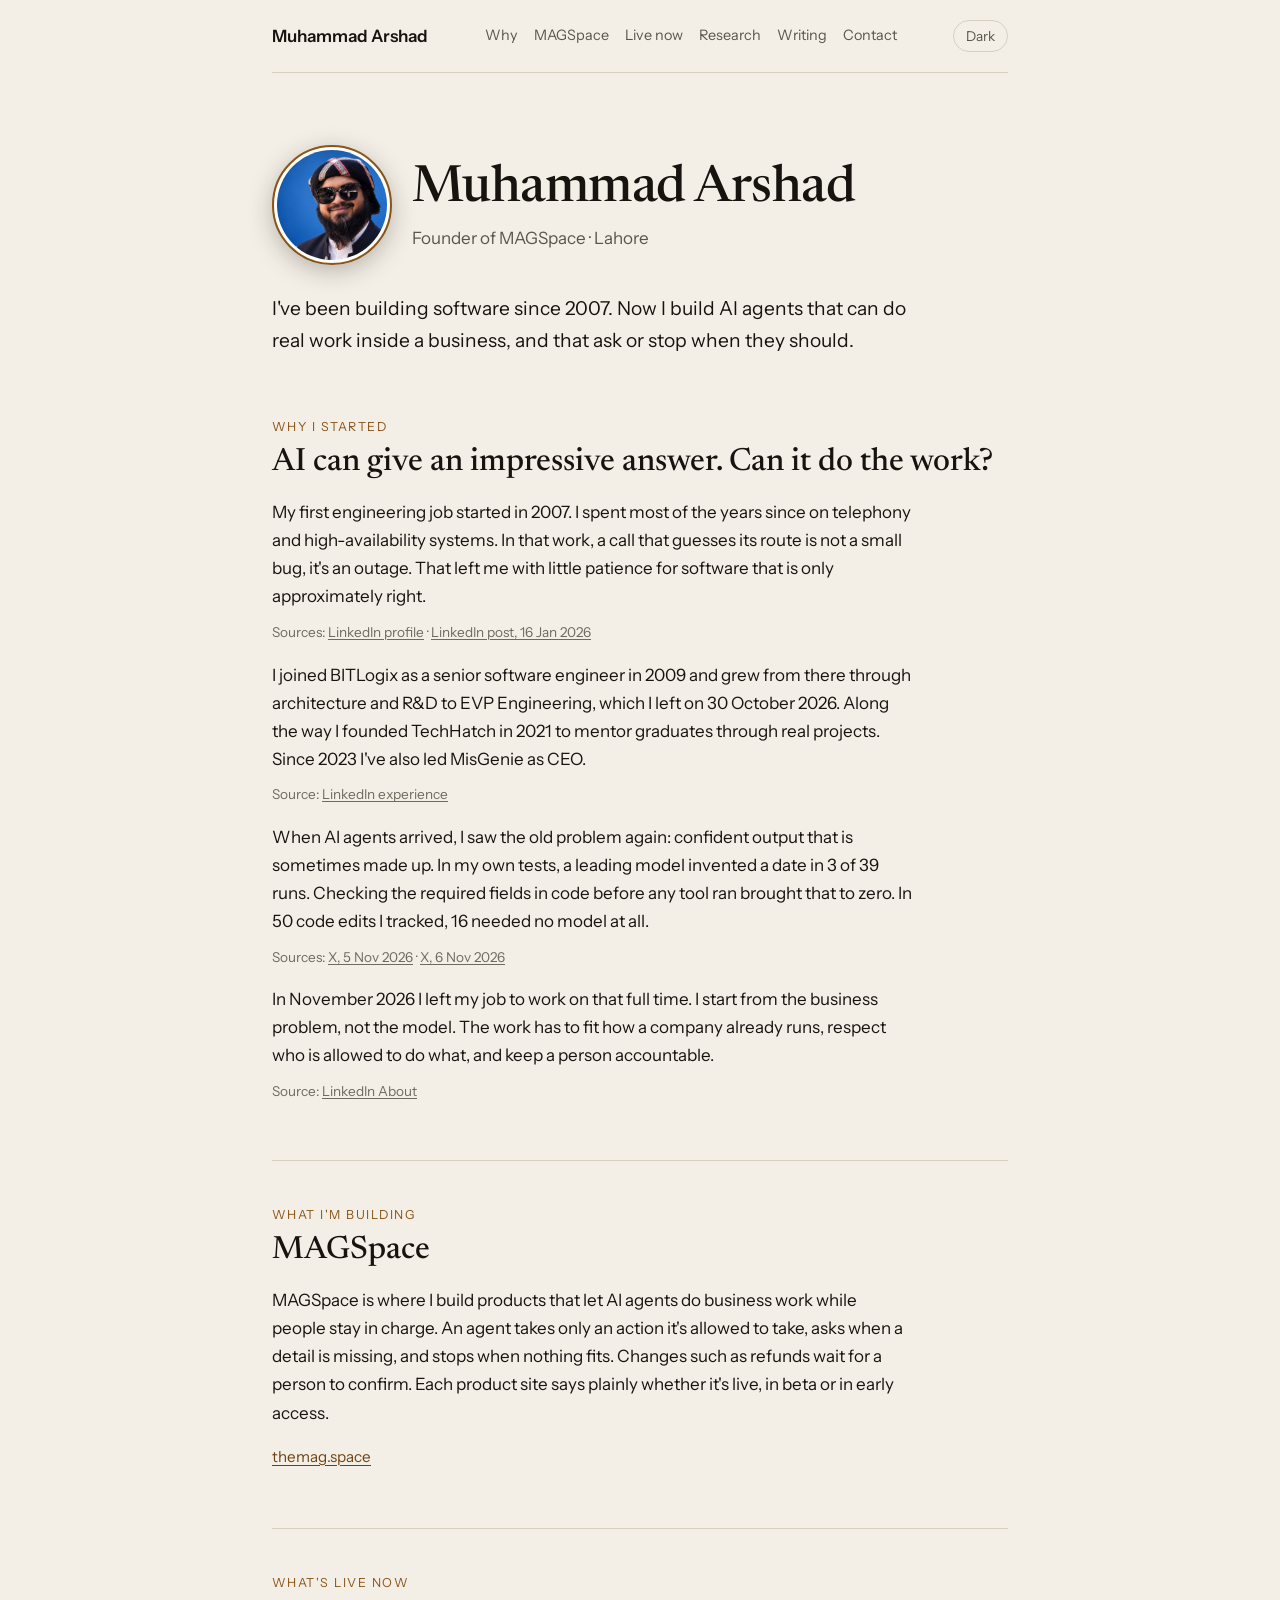
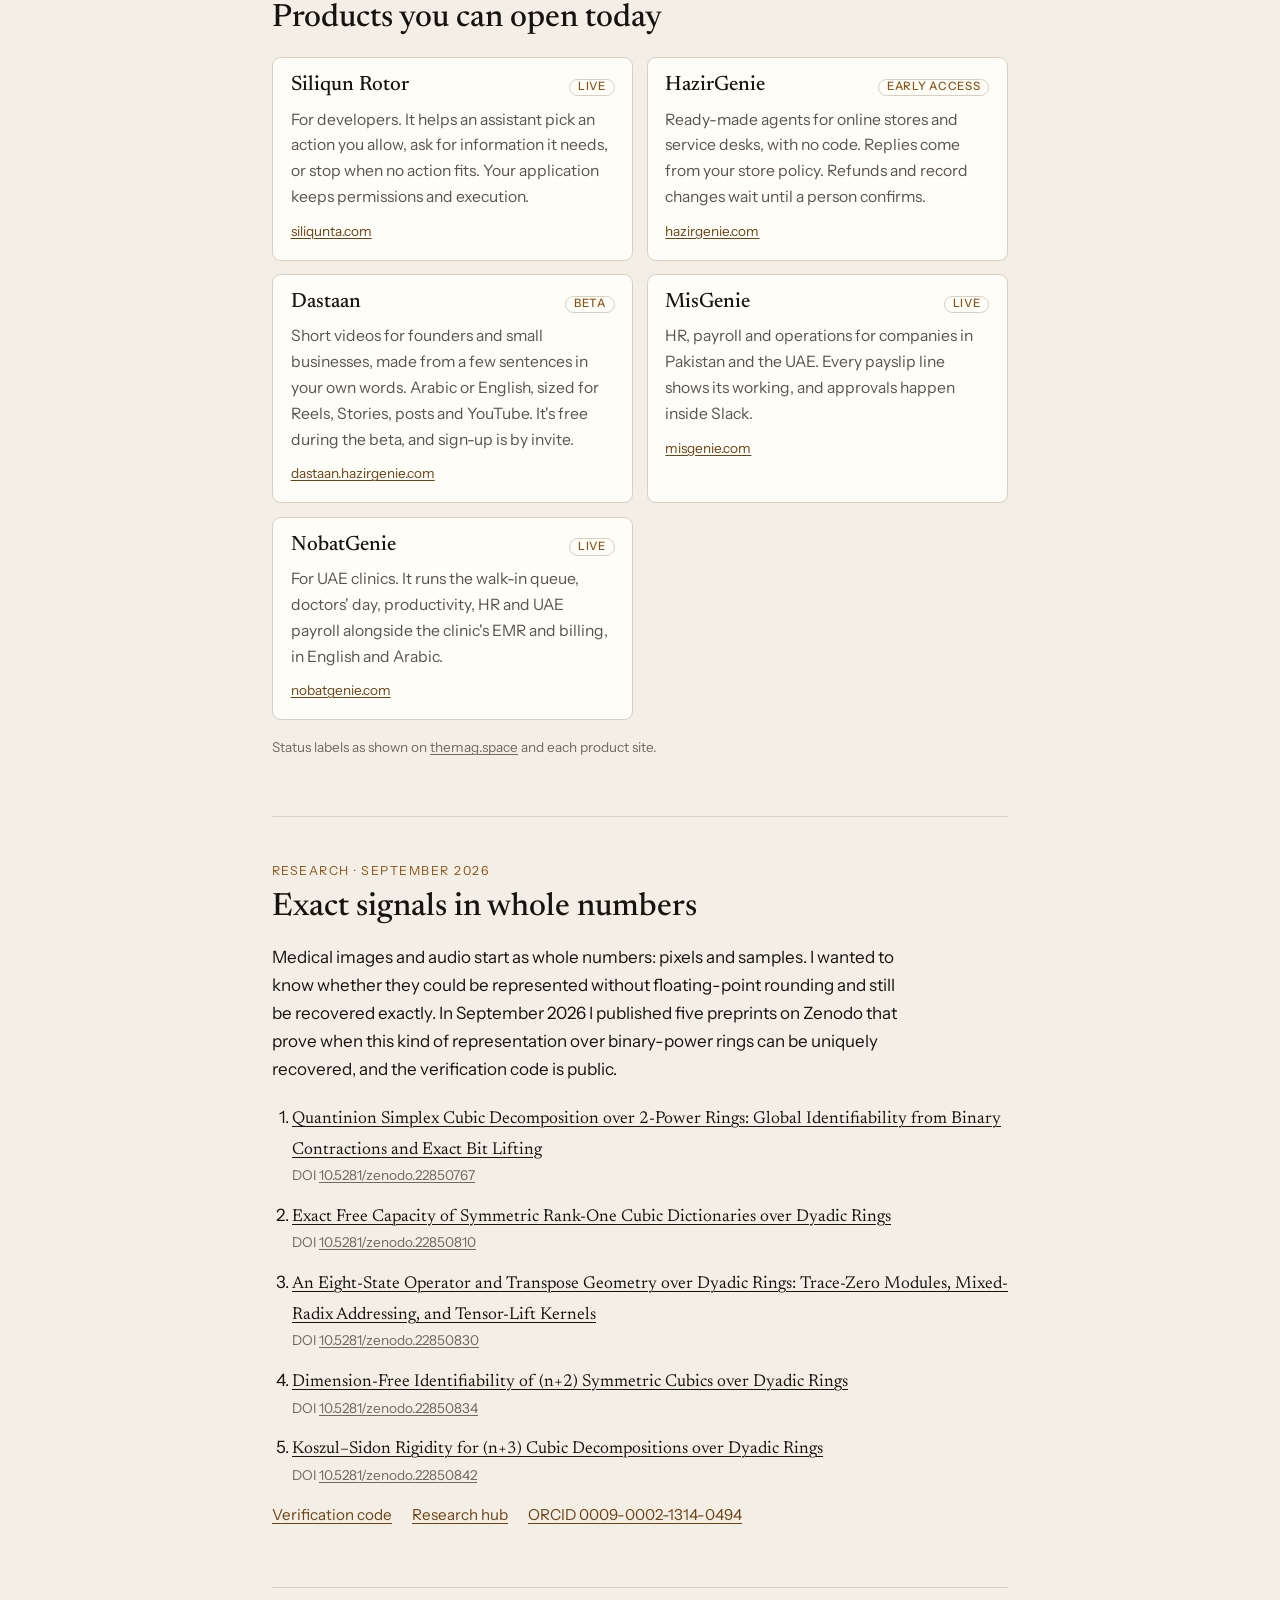
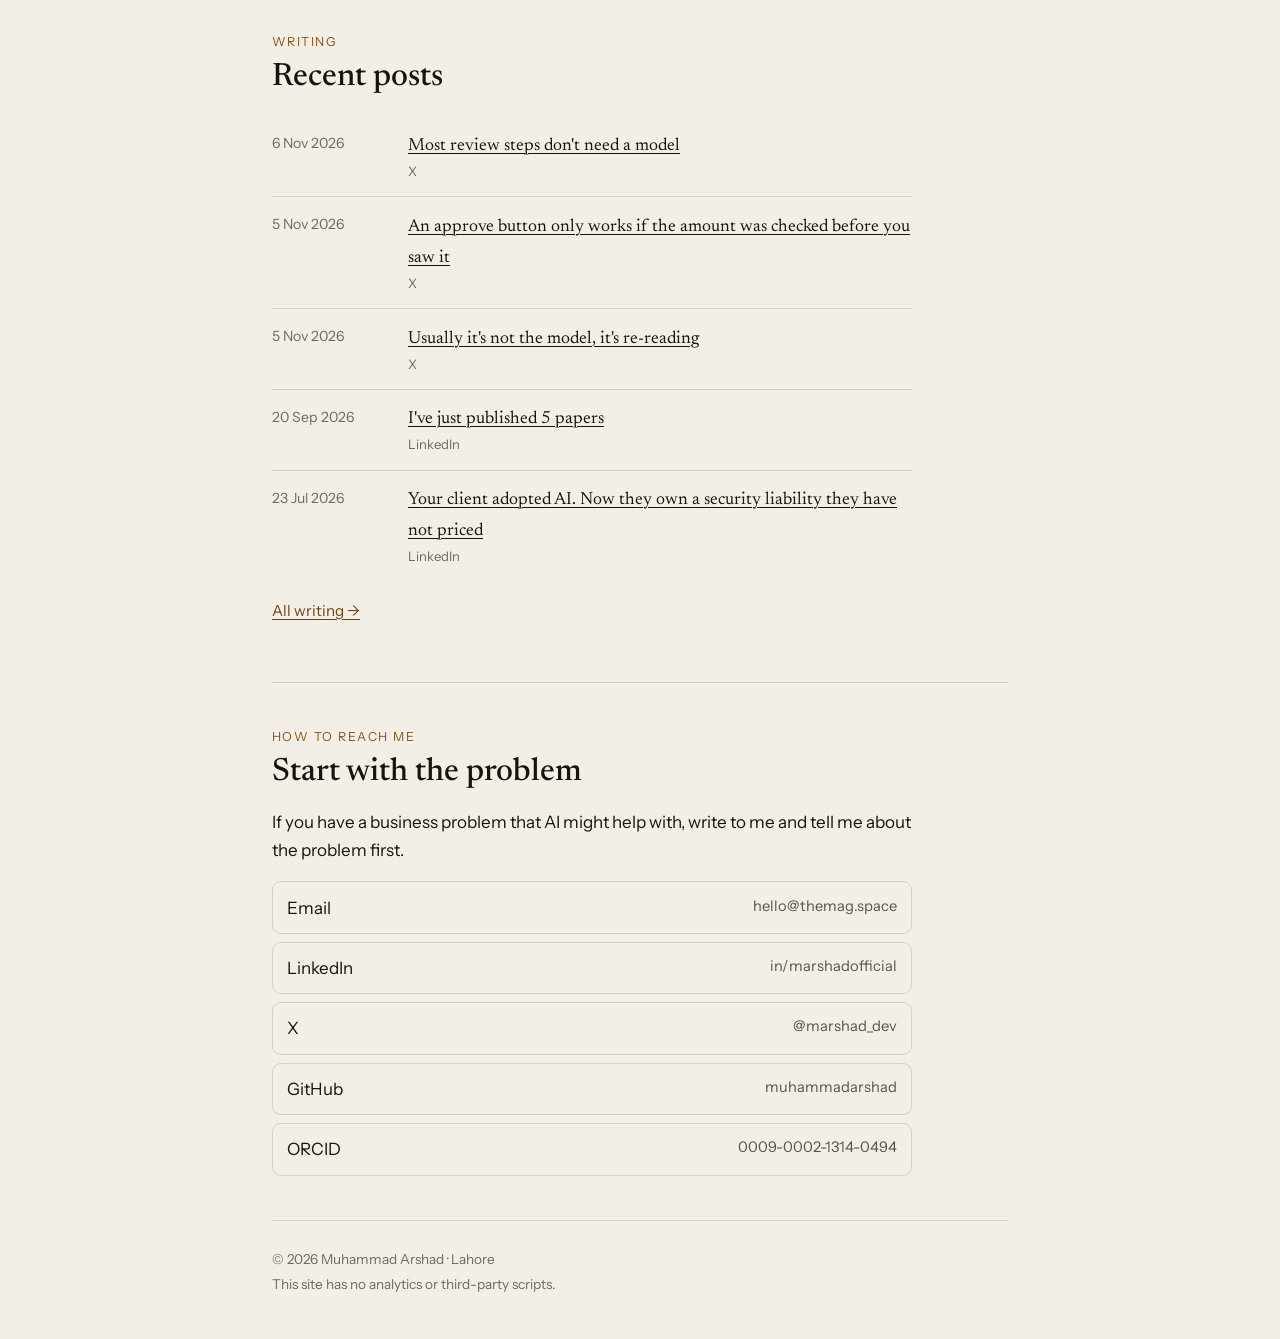
<file: index.html>
<!DOCTYPE html>
<html lang="en">
<head>
  <meta charset="utf-8">
  <meta name="viewport" content="width=device-width, initial-scale=1">
  <title>Muhammad Arshad, founder of MAGSpace</title>
  <meta name="description" content="I'm Muhammad Arshad, a software engineer since 2007 and founder of MAGSpace in Lahore. I build AI agents that do real business work, with people kept in control.">
  <meta name="author" content="Muhammad Arshad">
  <meta name="theme-color" content="#12110e" media="(prefers-color-scheme: dark)">
  <meta name="theme-color" content="#f4efe6" media="(prefers-color-scheme: light)">
  <link rel="canonical" href="https://marshad.pw/">
  <link rel="icon" href="assets/favicon.svg" type="image/svg+xml">
  <link rel="apple-touch-icon" href="assets/og-image.png">
  <link rel="preload" href="assets/fonts/instrument-sans.woff2" as="font" type="font/woff2" crossorigin>

  <meta property="og:type" content="profile">
  <meta property="og:site_name" content="Muhammad Arshad">
  <meta property="og:title" content="Muhammad Arshad, founder of MAGSpace">
  <meta property="og:description" content="Software engineer since 2007, founder of MAGSpace in Lahore. I build AI agents that do real business work, with people kept in control.">
  <meta property="og:url" content="https://marshad.pw/">
  <meta property="og:image" content="https://marshad.pw/assets/og-image.png">
  <meta property="og:image:width" content="1200">
  <meta property="og:image:height" content="630">
  <meta property="profile:first_name" content="Muhammad">
  <meta property="profile:last_name" content="Arshad">
  <meta name="twitter:card" content="summary_large_image">
  <meta name="twitter:site" content="@marshad_dev">
  <meta name="twitter:creator" content="@marshad_dev">
  <meta name="twitter:title" content="Muhammad Arshad, founder of MAGSpace">
  <meta name="twitter:description" content="Software engineer since 2007, founder of MAGSpace in Lahore. I build AI agents that do real business work, with people kept in control.">
  <meta name="twitter:image" content="https://marshad.pw/assets/og-image.png">

  <script>
    (function () {
      try {
        var t = localStorage.getItem("theme");
        if (t === "light" || t === "dark") document.documentElement.setAttribute("data-theme", t);
      } catch (e) {}
    })();
  </script>

  <script type="application/ld+json">
  {
    "@context": "https://schema.org",
    "@graph": [
      {
        "@type": "Person",
        "@id": "https://marshad.pw/#person",
        "name": "Muhammad Arshad",
        "jobTitle": "Founder",
        "url": "https://marshad.pw/",
        "email": "mailto:hello@themag.space",
        "worksFor": { "@type": "Organization", "name": "MAGSpace", "url": "https://themag.space/" },
        "homeLocation": { "@type": "Place", "name": "Lahore", "address": { "@type": "PostalAddress", "addressLocality": "Lahore", "addressCountry": "PK" } },
        "knowsAbout": ["AI agents", "Software architecture", "HR and payroll software", "Clinic operations software"],
        "sameAs": [
          "https://www.linkedin.com/in/marshadofficial/",
          "https://x.com/marshad_dev",
          "https://github.com/muhammadarshad",
          "https://orcid.org/0009-0002-1314-0494",
          "https://themag.space/"
        ]
      },
      { "@type": "ScholarlyArticle", "@id": "https://doi.org/10.5281/zenodo.22850767", "name": "Quantinion Simplex Cubic Decomposition over 2-Power Rings: Global Identifiability from Binary Contractions and Exact Bit Lifting", "datePublished": "2026-09-20", "author": { "@id": "https://marshad.pw/#person" } },
      { "@type": "ScholarlyArticle", "@id": "https://doi.org/10.5281/zenodo.22850810", "name": "Exact Free Capacity of Symmetric Rank-One Cubic Dictionaries over Dyadic Rings", "datePublished": "2026-09-20", "author": { "@id": "https://marshad.pw/#person" } },
      { "@type": "ScholarlyArticle", "@id": "https://doi.org/10.5281/zenodo.22850830", "name": "An Eight-State Operator and Transpose Geometry over Dyadic Rings: Trace-Zero Modules, Mixed-Radix Addressing, and Tensor-Lift Kernels", "datePublished": "2026-09-20", "author": { "@id": "https://marshad.pw/#person" } },
      { "@type": "ScholarlyArticle", "@id": "https://doi.org/10.5281/zenodo.22850834", "name": "Dimension-Free Identifiability of (n+2) Symmetric Cubics over Dyadic Rings", "datePublished": "2026-09-20", "author": { "@id": "https://marshad.pw/#person" } },
      { "@type": "ScholarlyArticle", "@id": "https://doi.org/10.5281/zenodo.22850842", "name": "Koszul–Sidon Rigidity for (n+3) Cubic Decompositions over Dyadic Rings", "datePublished": "2026-09-20", "author": { "@id": "https://marshad.pw/#person" } }
    ]
  }
  </script>

  <link rel="stylesheet" href="styles.css">
</head>
<body>
  <a class="skip" href="#content">Skip to content</a>

  <header class="wrap site-header">
    <a class="brand" href="#content">Muhammad Arshad</a>
    <nav class="nav" aria-label="Page">
      <a href="#why">Why</a>
      <a href="#magspace">MAGSpace</a>
      <a href="#live">Live now</a>
      <a href="#research">Research</a>
      <a href="#writing">Writing</a>
      <a href="#contact">Contact</a>
    </nav>
    <button type="button" class="theme-toggle" id="theme-toggle" aria-label="Switch color theme">Theme</button>
  </header>

  <main id="content" class="wrap">
    <header class="hero">
      <div class="hero-top">
        <img class="portrait" src="assets/portrait.jpg" width="120" height="120" alt="Muhammad Arshad" decoding="async">
        <div>
          <h1>Muhammad Arshad</h1>
          <p class="sub">Founder of MAGSpace · Lahore</p>
        </div>
      </div>
      <p class="lede">I've been building software since 2007. Now I build AI agents that can do real work inside a business, and that ask or stop when they should.</p>
    </header>

    <section class="section" id="why" aria-labelledby="why-title">
      <p class="kicker">Why I started</p>
      <h2 id="why-title">AI can give an impressive answer. Can it do the work?</h2>
      <p>My first engineering job started in 2007. I spent most of the years since on telephony and high-availability systems. In that work, a call that guesses its route is not a small bug, it's an outage. That left me with little patience for software that is only approximately right.</p>
      <p class="src">Sources: <a href="https://www.linkedin.com/in/marshadofficial/">LinkedIn profile</a> · <a href="https://www.linkedin.com/posts/marshadofficial_agi-systemsengineering-solidstatemedicine-activity-7417721306173042688-TcLS">LinkedIn post, 16 Jan 2026</a></p>
      <p>I joined BITLogix as a senior software engineer in 2009 and grew from there through architecture and R&amp;D to EVP Engineering, which I left on 30 October 2026. Along the way I founded TechHatch in 2021 to mentor graduates through real projects. Since 2023 I've also led MisGenie as CEO.</p>
      <p class="src">Source: <a href="https://www.linkedin.com/in/marshadofficial/">LinkedIn experience</a></p>
      <p>When AI agents arrived, I saw the old problem again: confident output that is sometimes made up. In my own tests, a leading model invented a date in 3 of 39 runs. Checking the required fields in code before any tool ran brought that to zero. In 50 code edits I tracked, 16 needed no model at all.</p>
      <p class="src">Sources: <a href="https://x.com/marshad_dev/status/2118120228483940507">X, 5 Nov 2026</a> · <a href="https://x.com/marshad_dev/status/2118421843862532532">X, 6 Nov 2026</a></p>
      <p>In November 2026 I left my job to work on that full time. I start from the business problem, not the model. The work has to fit how a company already runs, respect who is allowed to do what, and keep a person accountable.</p>
      <p class="src">Source: <a href="https://www.linkedin.com/in/marshadofficial/">LinkedIn About</a></p>
    </section>

    <section class="section" id="magspace" aria-labelledby="magspace-title">
      <p class="kicker">What I'm building</p>
      <h2 id="magspace-title">MAGSpace</h2>
      <p>MAGSpace is where I build products that let AI agents do business work while people stay in charge. An agent takes only an action it's allowed to take, asks when a detail is missing, and stops when nothing fits. Changes such as refunds wait for a person to confirm. Each product site says plainly whether it's live, in beta or in early access.</p>
      <p class="row"><a href="https://themag.space/">themag.space</a></p>
    </section>

    <section class="section" id="live" aria-labelledby="live-title">
      <p class="kicker">What's live now</p>
      <h2 id="live-title">Products you can open today</h2>
      <ul class="products">
        <li>
          <h3><a href="https://siliqunta.com/">Siliqun Rotor</a> <span class="status">Live</span></h3>
          <p>For developers. It helps an assistant pick an action you allow, ask for information it needs, or stop when no action fits. Your application keeps permissions and execution.</p>
          <a class="url" href="https://siliqunta.com/">siliqunta.com</a>
        </li>
        <li>
          <h3><a href="https://hazirgenie.com/">HazirGenie</a> <span class="status">Early access</span></h3>
          <p>Ready-made agents for online stores and service desks, with no code. Replies come from your store policy. Refunds and record changes wait until a person confirms.</p>
          <a class="url" href="https://hazirgenie.com/">hazirgenie.com</a>
        </li>
        <li>
          <h3><a href="https://dastaan.hazirgenie.com/">Dastaan</a> <span class="status">Beta</span></h3>
          <p>Short videos for founders and small businesses, made from a few sentences in your own words. Arabic or English, sized for Reels, Stories, posts and YouTube. It's free during the beta, and sign-up is by invite.</p>
          <a class="url" href="https://dastaan.hazirgenie.com/">dastaan.hazirgenie.com</a>
        </li>
        <li>
          <h3><a href="https://misgenie.com/">MisGenie</a> <span class="status">Live</span></h3>
          <p>HR, payroll and operations for companies in Pakistan and the UAE. Every payslip line shows its working, and approvals happen inside Slack.</p>
          <a class="url" href="https://misgenie.com/">misgenie.com</a>
        </li>
        <li>
          <h3><a href="https://nobatgenie.com/">NobatGenie</a> <span class="status">Live</span></h3>
          <p>For UAE clinics. It runs the walk-in queue, doctors' day, productivity, HR and UAE payroll alongside the clinic's EMR and billing, in English and Arabic.</p>
          <a class="url" href="https://nobatgenie.com/">nobatgenie.com</a>
        </li>
      </ul>
      <p class="src" style="margin-top:1rem">Status labels as shown on <a href="https://themag.space/">themag.space</a> and each product site.</p>
    </section>

    <section class="section" id="research" aria-labelledby="research-title">
      <p class="kicker">Research · September 2026</p>
      <h2 id="research-title">Exact signals in whole numbers</h2>
      <p>Medical images and audio start as whole numbers: pixels and samples. I wanted to know whether they could be represented without floating-point rounding and still be recovered exactly. In September 2026 I published five preprints on Zenodo that prove when this kind of representation over binary-power rings can be uniquely recovered, and the verification code is public.</p>
      <ol class="papers">
        <li><a class="t" href="https://doi.org/10.5281/zenodo.22850767">Quantinion Simplex Cubic Decomposition over 2-Power Rings: Global Identifiability from Binary Contractions and Exact Bit Lifting</a><span class="doi">DOI <a href="https://doi.org/10.5281/zenodo.22850767">10.5281/zenodo.22850767</a></span></li>
        <li><a class="t" href="https://doi.org/10.5281/zenodo.22850810">Exact Free Capacity of Symmetric Rank-One Cubic Dictionaries over Dyadic Rings</a><span class="doi">DOI <a href="https://doi.org/10.5281/zenodo.22850810">10.5281/zenodo.22850810</a></span></li>
        <li><a class="t" href="https://doi.org/10.5281/zenodo.22850830">An Eight-State Operator and Transpose Geometry over Dyadic Rings: Trace-Zero Modules, Mixed-Radix Addressing, and Tensor-Lift Kernels</a><span class="doi">DOI <a href="https://doi.org/10.5281/zenodo.22850830">10.5281/zenodo.22850830</a></span></li>
        <li><a class="t" href="https://doi.org/10.5281/zenodo.22850834">Dimension-Free Identifiability of (n+2) Symmetric Cubics over Dyadic Rings</a><span class="doi">DOI <a href="https://doi.org/10.5281/zenodo.22850834">10.5281/zenodo.22850834</a></span></li>
        <li><a class="t" href="https://doi.org/10.5281/zenodo.22850842">Koszul–Sidon Rigidity for (n+3) Cubic Decompositions over Dyadic Rings</a><span class="doi">DOI <a href="https://doi.org/10.5281/zenodo.22850842">10.5281/zenodo.22850842</a></span></li>
      </ol>
      <p class="row">
        <a href="https://github.com/muhammadarshad/pages-mprc/tree/master/research/dyadic-cubic">Verification code</a>
        <a href="https://marshad.pw/pages-mprc/index.html">Research hub</a>
        <a href="https://orcid.org/0009-0002-1314-0494">ORCID 0009-0002-1314-0494</a>
      </p>
    </section>

    <section class="section" id="writing" aria-labelledby="writing-title">
      <p class="kicker">Writing</p>
      <h2 id="writing-title">Recent posts</h2>
      <ul class="posts">
        <li><time datetime="2026-11-06">6 Nov 2026</time><div><a href="https://x.com/marshad_dev/status/2118421843862532532">Most review steps don't need a model</a><span class="where">X</span></div></li>
        <li><time datetime="2026-11-05">5 Nov 2026</time><div><a href="https://x.com/marshad_dev/status/2118120228483940507">An approve button only works if the amount was checked before you saw it</a><span class="where">X</span></div></li>
        <li><time datetime="2026-11-05">5 Nov 2026</time><div><a href="https://x.com/marshad_dev/status/2118119659438514366">Usually it's not the model, it's re-reading</a><span class="where">X</span></div></li>
        <li><time datetime="2026-09-20">20 Sep 2026</time><div><a href="https://www.linkedin.com/posts/marshadofficial_artificialintelligence-medicalimaging-activity-7507236632102666241-80GY">I've just published 5 papers</a><span class="where">LinkedIn</span></div></li>
        <li><time datetime="2026-07-23">23 Jul 2026</time><div><a href="https://www.linkedin.com/posts/marshadofficial_the-quiet-displacement-the-accountability-activity-7485921690972065792-meGK">Your client adopted AI. Now they own a security liability they have not priced</a><span class="where">LinkedIn</span></div></li>
      </ul>
      <p class="row"><a href="blog/">All writing →</a></p>
    </section>

    <section class="section" id="contact" aria-labelledby="contact-title">
      <p class="kicker">How to reach me</p>
      <h2 id="contact-title">Start with the problem</h2>
      <p>If you have a business problem that AI might help with, write to me and tell me about the problem first.</p>
      <ul class="contact">
        <li><a href="mailto:hello@themag.space"><span>Email</span><span class="h">hello@themag.space</span></a></li>
        <li><a rel="me" href="https://www.linkedin.com/in/marshadofficial/"><span>LinkedIn</span><span class="h">in/marshadofficial</span></a></li>
        <li><a rel="me" href="https://x.com/marshad_dev"><span>X</span><span class="h">@marshad_dev</span></a></li>
        <li><a rel="me" href="https://github.com/muhammadarshad"><span>GitHub</span><span class="h">muhammadarshad</span></a></li>
        <li><a rel="me" href="https://orcid.org/0009-0002-1314-0494"><span>ORCID</span><span class="h">0009-0002-1314-0494</span></a></li>
      </ul>
    </section>
  </main>

  <footer class="wrap site-footer">
    <p>© 2026 Muhammad Arshad · Lahore</p>
    <p>This site has no analytics or third-party scripts.</p>
  </footer>

  <script>
    (function () {
      var btn = document.getElementById("theme-toggle");
      if (!btn) return;
      function current() {
        var set = document.documentElement.getAttribute("data-theme");
        if (set === "light" || set === "dark") return set;
        return window.matchMedia("(prefers-color-scheme: light)").matches ? "light" : "dark";
      }
      function label(mode) {
        btn.setAttribute("aria-label", mode === "dark" ? "Switch to light theme" : "Switch to dark theme");
        btn.textContent = mode === "dark" ? "Light" : "Dark";
      }
      label(current());
      btn.addEventListener("click", function () {
        var next = current() === "dark" ? "light" : "dark";
        document.documentElement.setAttribute("data-theme", next);
        try { localStorage.setItem("theme", next); } catch (e) {}
        label(next);
      });
    })();
  </script>
</body>
</html>
</file>
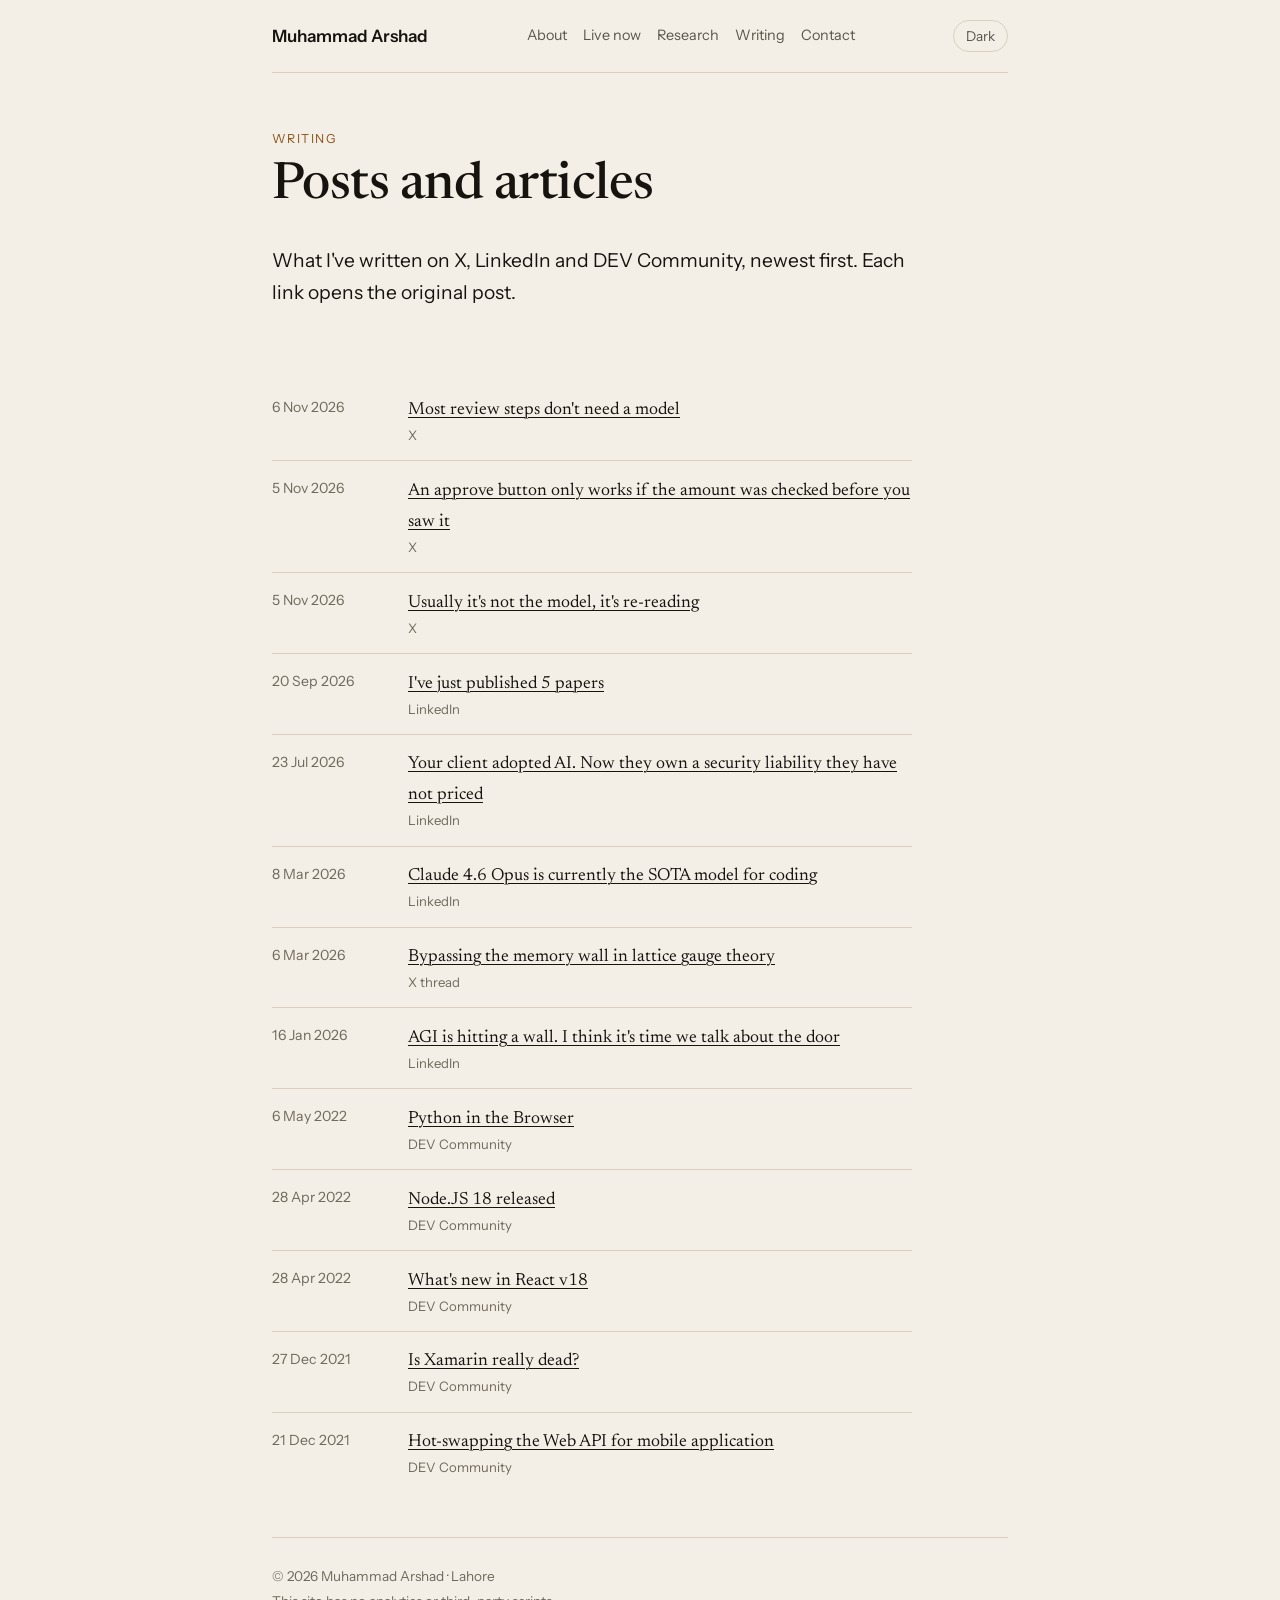
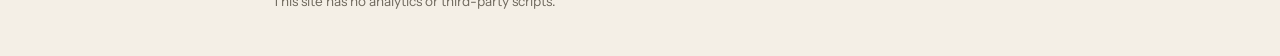
<file: blog/index.html>
<!DOCTYPE html>
<html lang="en">
<head>
  <meta charset="utf-8">
  <meta name="viewport" content="width=device-width, initial-scale=1">
  <title>Writing · Muhammad Arshad</title>
  <meta name="description" content="Posts and articles by Muhammad Arshad on AI agents, software engineering and research, newest first.">
  <link rel="canonical" href="https://marshad.pw/blog/">
  <link rel="icon" href="../assets/favicon.svg" type="image/svg+xml">
  <link rel="stylesheet" href="../styles.css">
  <script>
    (function () { try { var t = localStorage.getItem("theme"); if (t === "light" || t === "dark") document.documentElement.setAttribute("data-theme", t); } catch (e) {} })();
  </script>
</head>
<body>
  <a class="skip" href="#content">Skip to content</a>
  <header class="wrap site-header">
    <a class="brand" href="../">Muhammad Arshad</a>
    <nav class="nav" aria-label="Site">
      <a href="../#why">About</a>
      <a href="../#live">Live now</a>
      <a href="../#research">Research</a>
      <a href="./">Writing</a>
      <a href="../#contact">Contact</a>
    </nav>
    <button type="button" class="theme-toggle" id="theme-toggle" aria-label="Switch color theme">Theme</button>
  </header>
  <main id="content" class="wrap">
    <header class="page-head">
      <p class="kicker">Writing</p>
      <h1>Posts and articles</h1>
      <p class="lede">What I've written on X, LinkedIn and DEV Community, newest first. Each link opens the original post.</p>
    </header>
    <section class="section" aria-label="All posts">
      <ul class="posts">
        <li><time datetime="2026-11-06">6 Nov 2026</time><div><a href="https://x.com/marshad_dev/status/2118421843862532532">Most review steps don't need a model</a><span class="where">X</span></div></li>
        <li><time datetime="2026-11-05">5 Nov 2026</time><div><a href="https://x.com/marshad_dev/status/2118120228483940507">An approve button only works if the amount was checked before you saw it</a><span class="where">X</span></div></li>
        <li><time datetime="2026-11-05">5 Nov 2026</time><div><a href="https://x.com/marshad_dev/status/2118119659438514366">Usually it's not the model, it's re-reading</a><span class="where">X</span></div></li>
        <li><time datetime="2026-09-20">20 Sep 2026</time><div><a href="https://www.linkedin.com/posts/marshadofficial_artificialintelligence-medicalimaging-activity-7507236632102666241-80GY">I've just published 5 papers</a><span class="where">LinkedIn</span></div></li>
        <li><time datetime="2026-07-23">23 Jul 2026</time><div><a href="https://www.linkedin.com/posts/marshadofficial_the-quiet-displacement-the-accountability-activity-7485921690972065792-meGK">Your client adopted AI. Now they own a security liability they have not priced</a><span class="where">LinkedIn</span></div></li>
        <li><time datetime="2026-03-08">8 Mar 2026</time><div><a href="https://www.linkedin.com/posts/marshadofficial_claude-46-opus-is-currently-the-sota-model-activity-7436154090994401280-6_RK">Claude 4.6 Opus is currently the SOTA model for coding</a><span class="where">LinkedIn</span></div></li>
        <li><time datetime="2026-03-06">6 Mar 2026</time><div><a href="https://x.com/marshad_dev/status/2029773093955403794">Bypassing the memory wall in lattice gauge theory</a><span class="where">X thread</span></div></li>
        <li><time datetime="2026-01-16">16 Jan 2026</time><div><a href="https://www.linkedin.com/posts/marshadofficial_agi-systemsengineering-solidstatemedicine-activity-7417721306173042688-TcLS">AGI is hitting a wall. I think it's time we talk about the door</a><span class="where">LinkedIn</span></div></li>
        <li><time datetime="2022-05-06">6 May 2022</time><div><a href="https://dev.to/marshad/python-in-the-browser-4njk">Python in the Browser</a><span class="where">DEV Community</span></div></li>
        <li><time datetime="2022-04-28">28 Apr 2022</time><div><a href="https://dev.to/bitlogix/nodejs-18-released-3je9">Node.JS 18 released</a><span class="where">DEV Community</span></div></li>
        <li><time datetime="2022-04-28">28 Apr 2022</time><div><a href="https://dev.to/bitlogix/whats-new-in-react-v18-27c8">What's new in React v18</a><span class="where">DEV Community</span></div></li>
        <li><time datetime="2021-12-27">27 Dec 2021</time><div><a href="https://dev.to/bitlogix/is-xamarin-really-dead-57e2">Is Xamarin really dead?</a><span class="where">DEV Community</span></div></li>
        <li><time datetime="2021-12-21">21 Dec 2021</time><div><a href="https://dev.to/bitlogix/hot-swapping-the-web-api-for-mobile-application-3ch8">Hot-swapping the Web API for mobile application</a><span class="where">DEV Community</span></div></li>
      </ul>
    </section>
  </main>
  <footer class="wrap site-footer">
    <p>© 2026 Muhammad Arshad · Lahore</p>
    <p>This site has no analytics or third-party scripts.</p>
  </footer>
  <script>
    (function () {
      var btn = document.getElementById("theme-toggle"); if (!btn) return;
      function current() { var s = document.documentElement.getAttribute("data-theme"); if (s === "light" || s === "dark") return s; return window.matchMedia("(prefers-color-scheme: light)").matches ? "light" : "dark"; }
      function label(m) { btn.setAttribute("aria-label", m === "dark" ? "Switch to light theme" : "Switch to dark theme"); btn.textContent = m === "dark" ? "Light" : "Dark"; }
      label(current());
      btn.addEventListener("click", function () { var n = current() === "dark" ? "light" : "dark"; document.documentElement.setAttribute("data-theme", n); try { localStorage.setItem("theme", n); } catch (e) {} label(n); });
    })();
  </script>
</body>
</html>
</file>
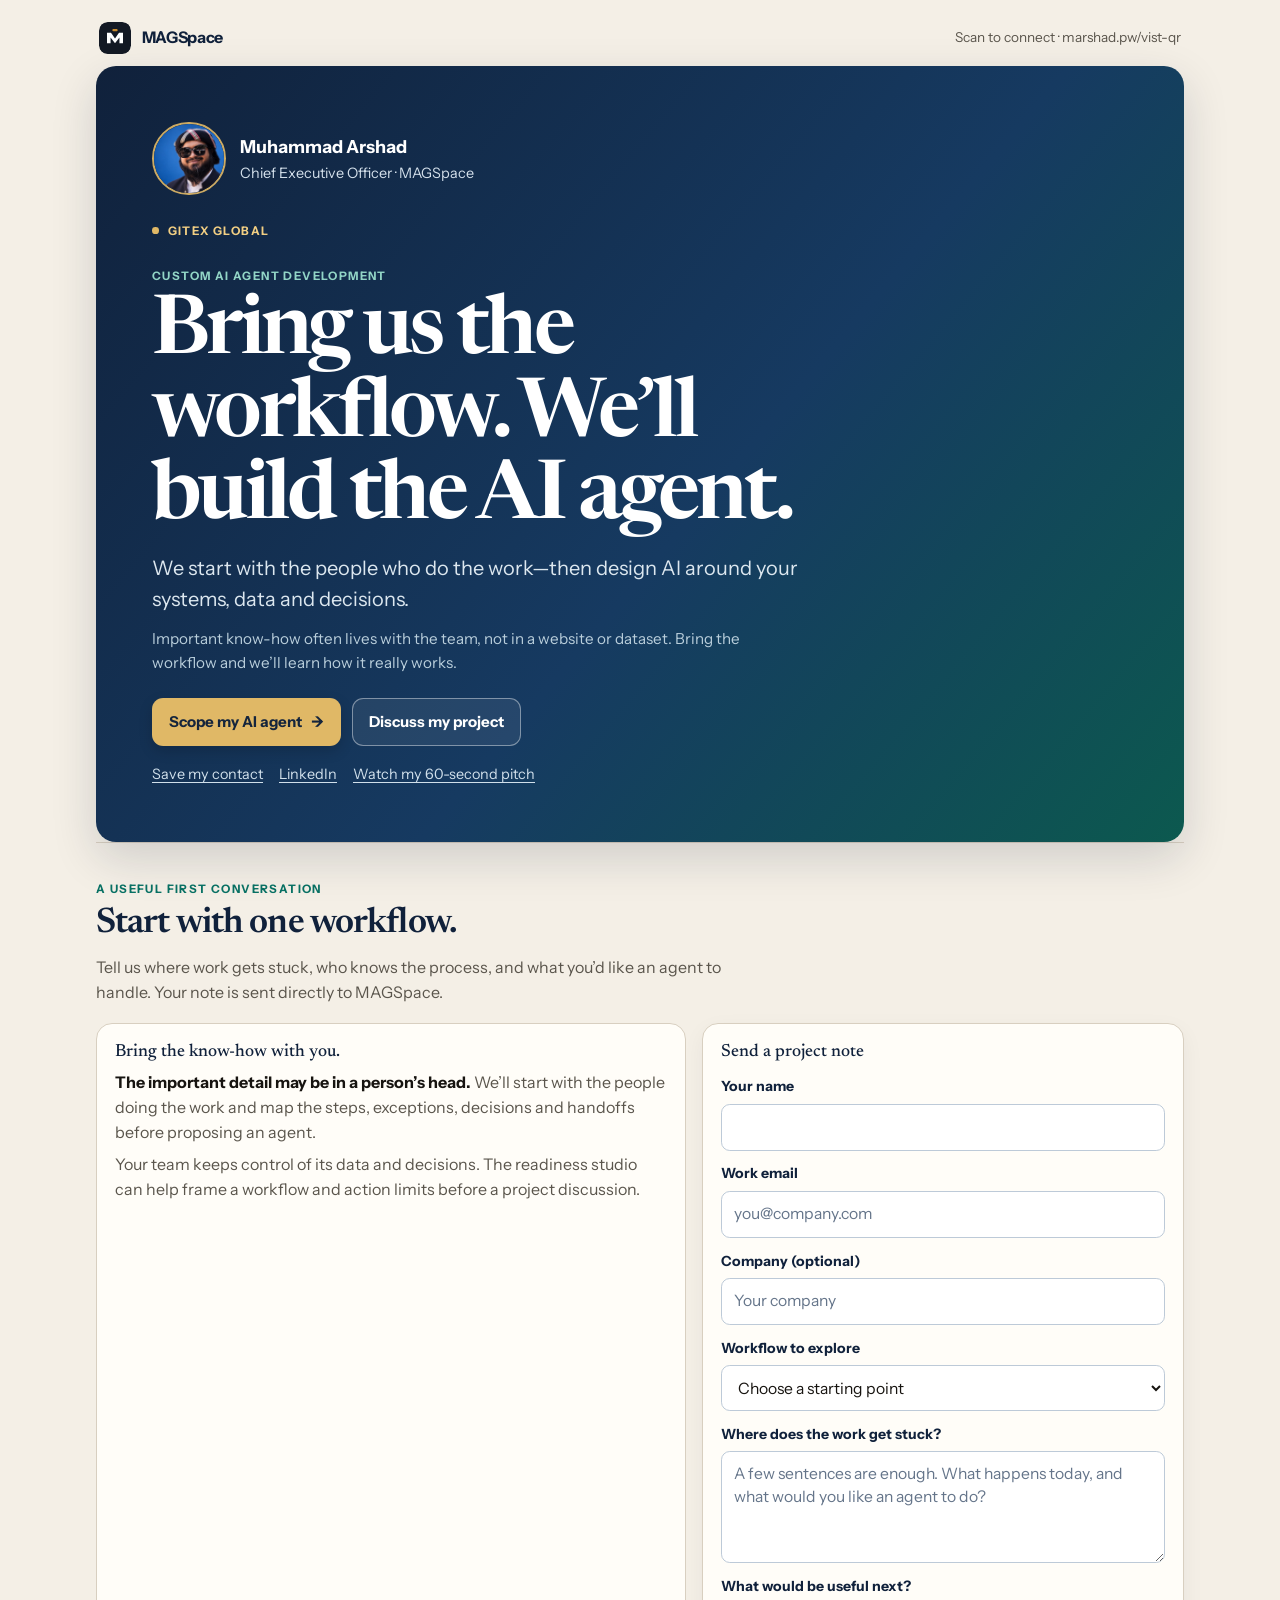
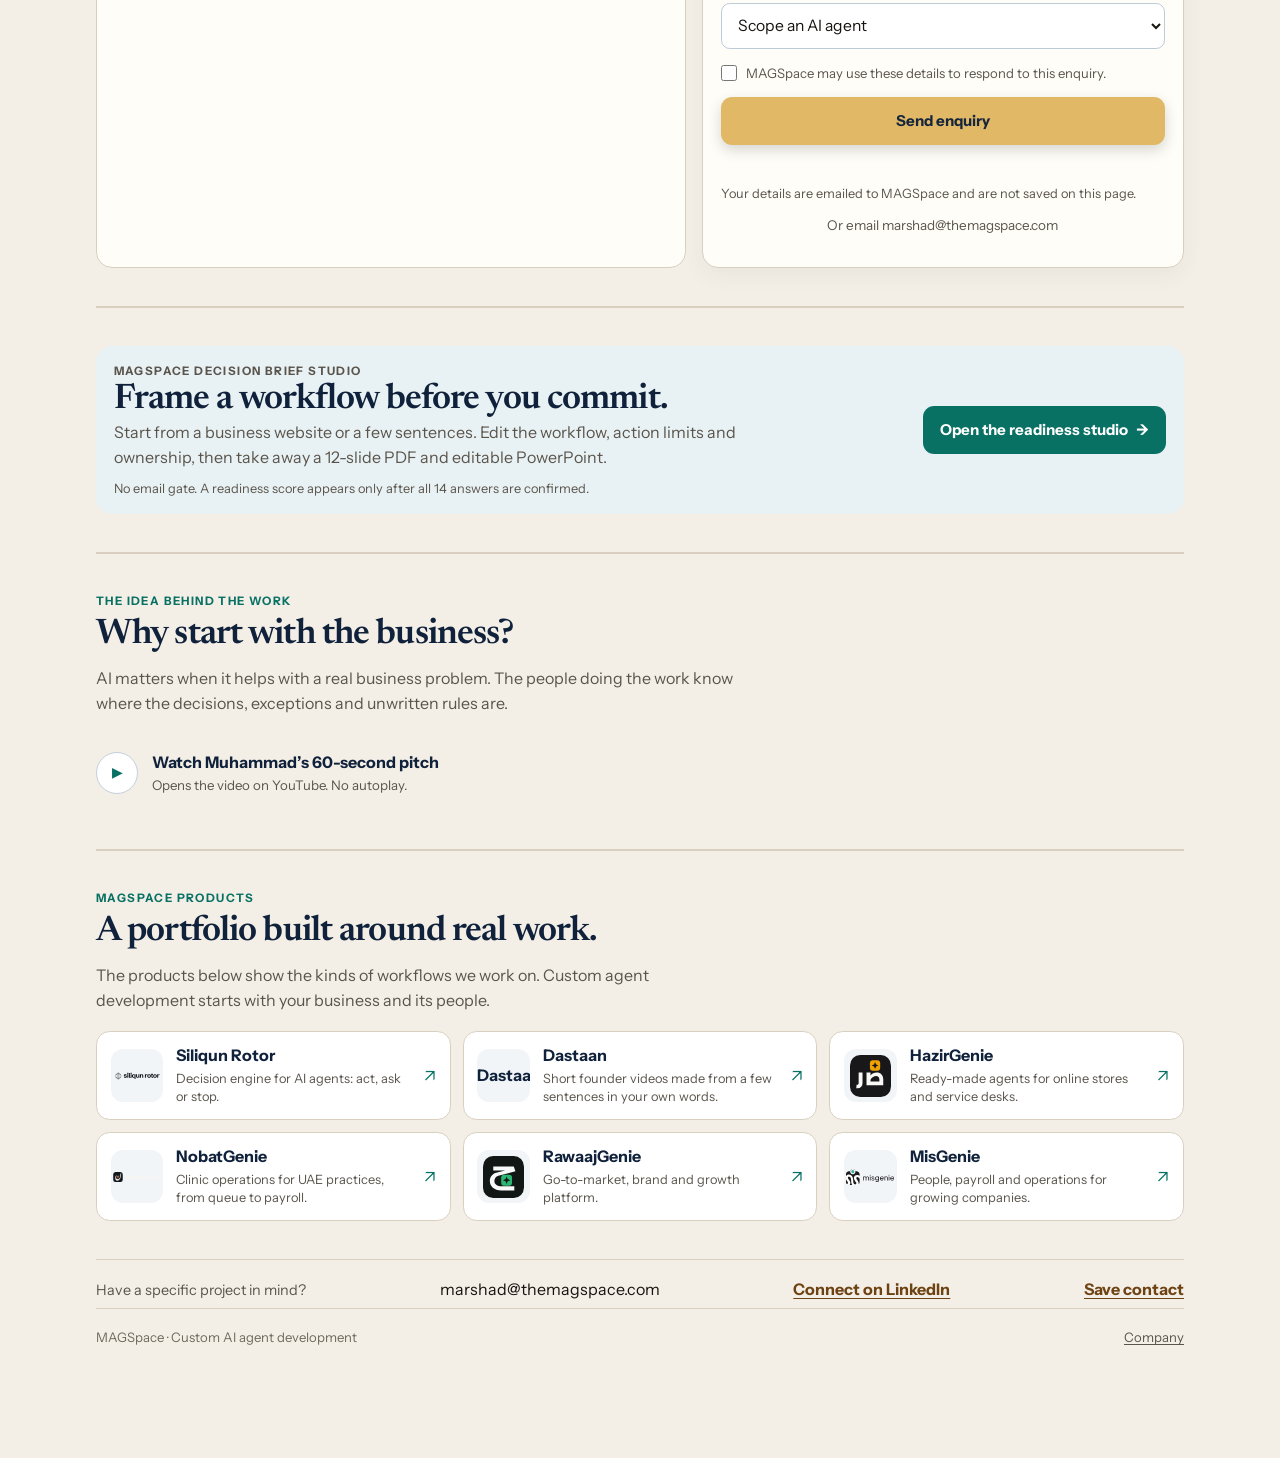
<file: visit-qr/index.html>
<!DOCTYPE html>
<html lang="en">
<head>
  <meta charset="utf-8">
  <meta name="viewport" content="width=device-width, initial-scale=1">
  <meta name="robots" content="noindex,follow">
  <meta http-equiv="refresh" content="0;url=/vist-qr/">
  <link rel="canonical" href="https://marshad.pw/vist-qr/">
  <title>Opening Muhammad Arshad's card</title>
  <script>window.location.replace("/vist-qr/");</script>
</head>
<body>
  <p><a href="/vist-qr/">Continue to Muhammad Arshad's MAGSpace card</a></p>
</body>
</html>
</file>
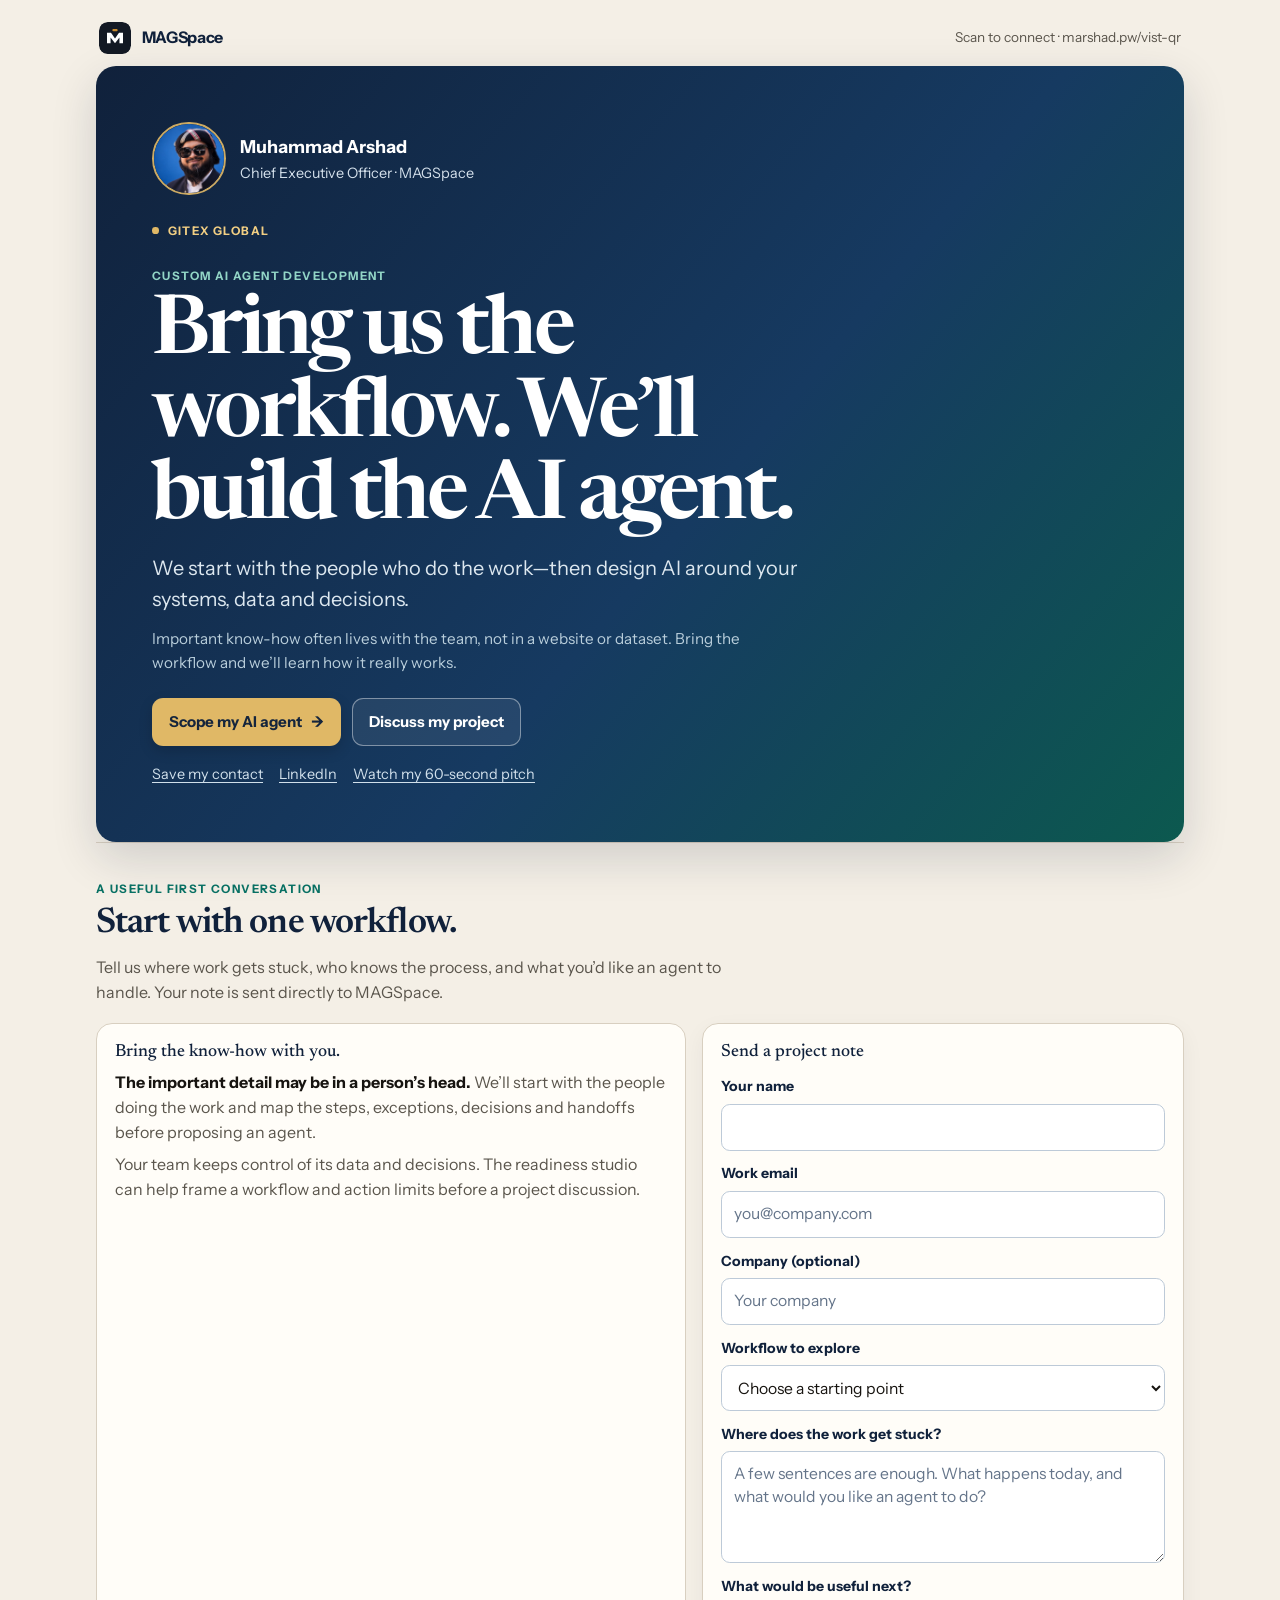
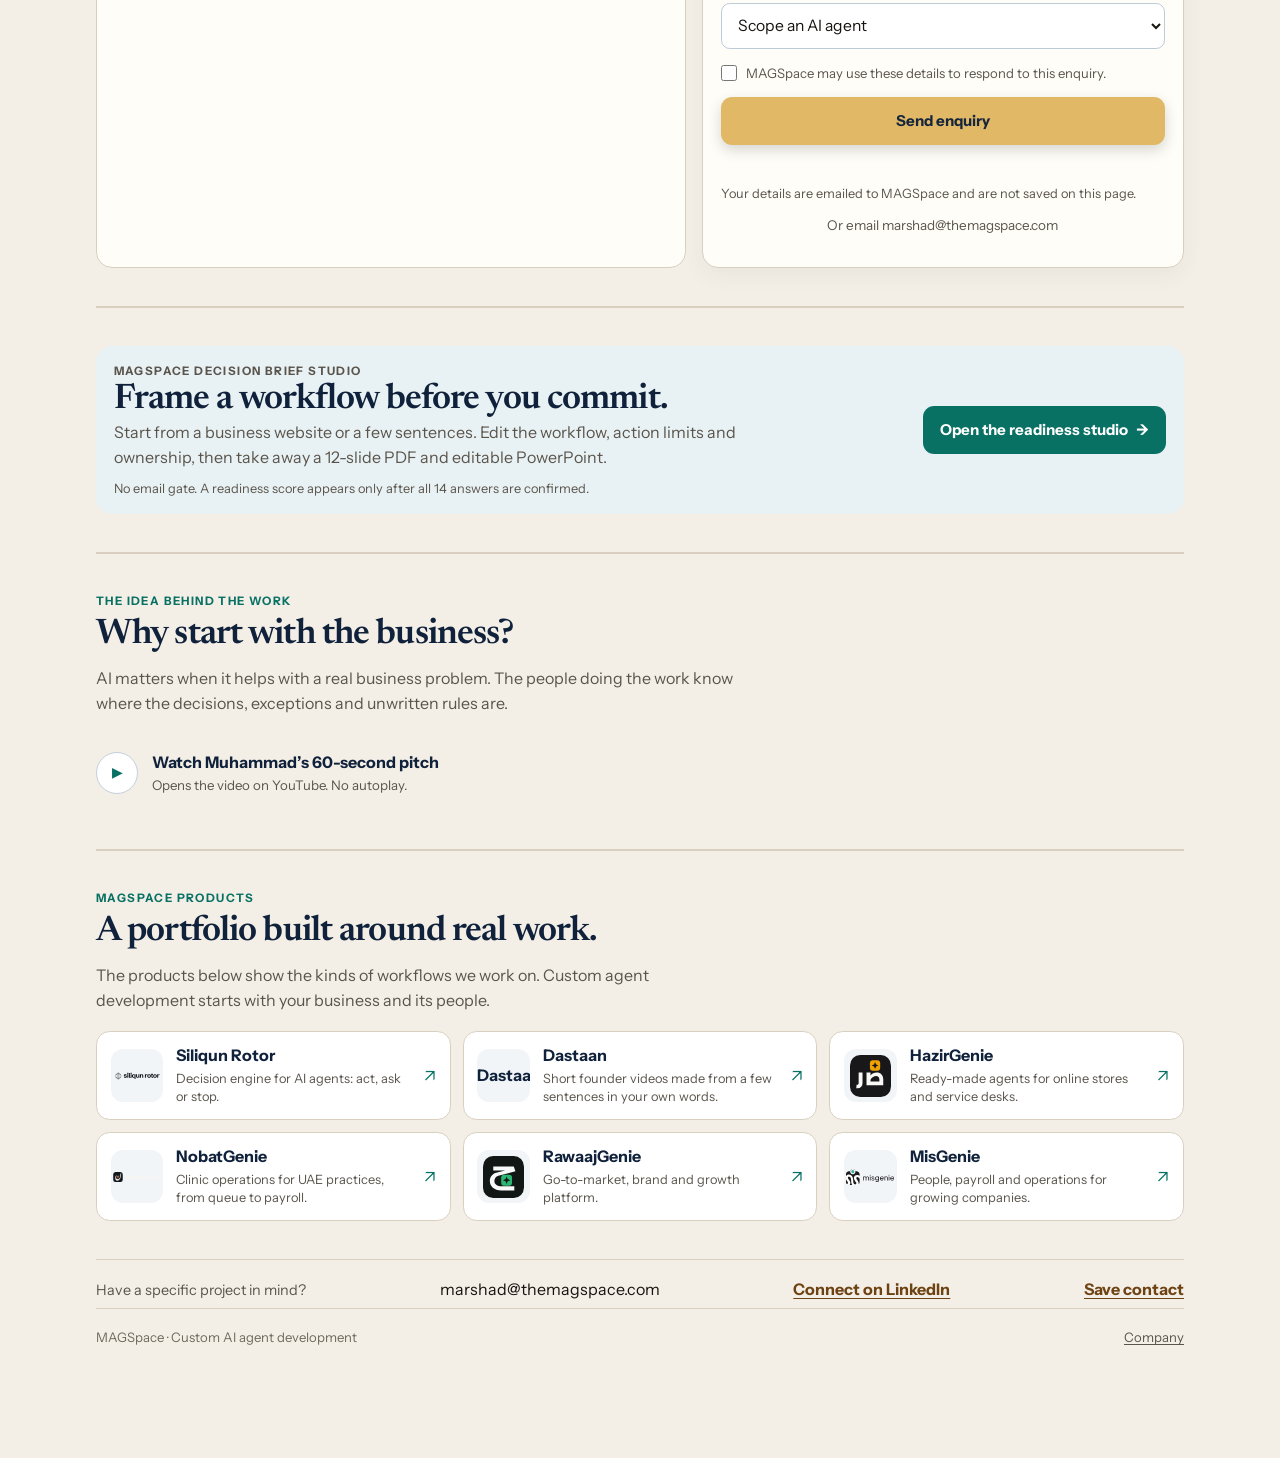
<file: vist-qr/index.html>
<!DOCTYPE html>
<html lang="en">
<head>
  <meta charset="utf-8">
  <meta name="viewport" content="width=device-width, initial-scale=1, viewport-fit=cover">
  <meta name="robots" content="noindex,follow">
  <meta name="theme-color" content="#10213b">
  <title>Muhammad Arshad · Custom AI Agent Development · MAGSpace</title>
  <meta name="description" content="Bring MAGSpace the workflow your business wants an AI agent to handle. Start with the people doing the work.">
  <link rel="canonical" href="https://marshad.pw/vist-qr/">
  <link rel="icon" href="../assets/favicon.svg" type="image/svg+xml">
  <link rel="preload" href="../assets/fonts/instrument-sans.woff2" as="font" type="font/woff2" crossorigin>
  <link rel="stylesheet" href="../styles.css">
  <style>
    :root {
      color-scheme: light;
      --bg: #f3f6fa; --bg-soft: #fff; --ink: #10213b; --muted: #4f5f74; --faint: #738198;
      --line: #d8e0e9; --accent: #e0b866; --link: #086c60; --focus: #bc7a16;
      --navy: #10213b; --blue: #174c79; --blue-light: #78bad2; --emerald: #087164; --gold: #e0b866;
      --radius: 1rem; --content: 68rem;
    }
    body { background: var(--bg); color: var(--ink); font-size: 1rem; line-height: 1.55; }
    a { color: var(--link); }
    .card-page { width: min(100% - 1.25rem, 68rem); margin-inline: auto; padding-block: .65rem 5.75rem; }
    .topbar { display: flex; justify-content: space-between; align-items: center; gap: 1rem; padding: .35rem .2rem .75rem; }
    .brand-lockup { display: inline-flex; align-items: center; gap: .65rem; color: var(--navy); text-decoration: none; font-weight: 700; letter-spacing: -.02em; }
    .brand-lockup img { width: 2rem; height: 2rem; border-radius: .55rem; }
    .card-url { color: var(--muted); font-size: .85rem; text-decoration: none; }
    .hero { position: relative; overflow: hidden; isolation: isolate; padding: clamp(1.2rem, 4vw, 2.7rem); border-radius: 1.25rem; color: #f5f8fb; background: linear-gradient(130deg, var(--navy) 0%, #163a61 56%, #0c594f 100%); box-shadow: 0 16px 46px rgba(16,33,59,.16); }
    .founder { display: flex; align-items: center; gap: .9rem; }
    .founder img { flex: none; width: 4.15rem; height: 4.15rem; border: 2px solid rgba(224,184,102,.9); border-radius: 50%; object-fit: cover; object-position: 50% 30%; }
    .founder-name { margin: 0; color: #fff; font-size: 1.12rem; font-weight: 700; }
    .founder-role { margin: .1rem 0 0; color: #d4e0eb; font-size: .9rem; }
    .campaign-label { display: inline-flex; margin-top: 1.65rem; align-items: center; gap: .55rem; color: #f2cf83; font-size: .74rem; font-weight: 700; letter-spacing: .12em; text-decoration: none; text-transform: uppercase; }
    .campaign-label::before { width: .42rem; height: .42rem; border-radius: 50%; background: var(--gold); content: ""; }
    .campaign-label:hover { color: #fff; }
    .hero h1 { max-width: 13ch; margin: .55rem 0 .75rem; color: #fff; font-size: clamp(2.35rem, 8.2vw, 5.1rem); font-weight: 600; line-height: 1.01; letter-spacing: -.045em; }
    .hero-copy { max-width: 42rem; margin: 0; color: #dce7ef; font-size: clamp(1.02rem, 2.3vw, 1.25rem); line-height: 1.55; }
    .hero-note { max-width: 40rem; margin: .8rem 0 0; color: #b9cedb; font-size: .95rem; }
    .hero-actions { display: flex; flex-wrap: wrap; align-items: center; gap: .7rem; margin-top: 1.45rem; }
    .button { display: inline-flex; min-height: 3rem; align-items: center; justify-content: center; gap: .55rem; padding: .7rem 1rem; border: 1px solid transparent; border-radius: .7rem; font: 700 .94rem/1.2 var(--sans); text-decoration: none; transition: transform .15s ease, background .15s ease, border-color .15s ease; }
    .button:hover { transform: translateY(-1px); }
    .button:disabled { cursor: wait; opacity: .72; transform: none; }
    .button-primary { background: var(--gold); color: #15253c; box-shadow: 0 5px 14px rgba(0,0,0,.16); }
    .button-primary:hover { background: #f0ce83; color: #10213b; }
    .button-secondary { border-color: rgba(255,255,255,.42); color: #fff; background: rgba(255,255,255,.07); }
    .button-secondary:hover { color: #fff; border-color: #fff; background: rgba(255,255,255,.12); }
    .hero-links { display: flex; flex-wrap: wrap; gap: .4rem 1rem; margin-top: 1.1rem; color: #d1e0eb; font-size: .9rem; }
    .hero-links a { color: #d1e0eb; text-underline-offset: .2em; }
    .hero-links a:hover { color: #fff; }
    .section { padding-block: clamp(1.4rem, 4vw, 2.35rem); border-bottom: 1px solid var(--line); }
    .section-heading { max-width: 48rem; margin-bottom: 1.15rem; }
    .eyebrow { margin: 0 0 .35rem; color: var(--emerald); font-size: .73rem; font-weight: 800; letter-spacing: .12em; text-transform: uppercase; }
    .section h2 { margin: 0; color: var(--navy); font-size: clamp(1.55rem, 4vw, 2.2rem); font-weight: 600; letter-spacing: -.025em; line-height: 1.15; }
    .section-intro { max-width: 46rem; margin: .65rem 0 0; color: var(--muted); }
    .work-grid { display: grid; grid-template-columns: 1fr; gap: 1rem; }
    .work-copy, .work-intake { min-width: 0; padding: 1.15rem; border: 1px solid var(--line); border-radius: var(--radius); background: var(--bg-soft); }
    .work-copy h3, .work-intake h3 { margin: 0 0 .4rem; color: var(--navy); font-size: 1.1rem; }
    .work-copy p { margin: .45rem 0 0; color: var(--muted); }
    .work-copy strong { color: var(--ink); }
    .work-intake { box-shadow: 0 7px 22px rgba(16,33,59,.05); }
    .field { display: grid; gap: .35rem; margin-top: .8rem; }
    .field label { color: var(--navy); font-size: .88rem; font-weight: 700; }
    .field input, .field select, .field textarea { width: 100%; min-width: 0; padding: .7rem .75rem; border: 1px solid #bdcad8; border-radius: .55rem; background: #fff; color: var(--ink); font: 400 .98rem/1.45 var(--sans); }
    .field textarea { min-height: 7rem; resize: vertical; }
    .field input::placeholder, .field textarea::placeholder { color: #65758a; opacity: 1; }
    .consent-field { display: flex; align-items: flex-start; gap: .55rem; margin-top: .9rem; color: var(--muted); font-size: .82rem; }
    .consent-field input { flex: none; width: 1rem; height: 1rem; margin: .15rem 0 0; accent-color: var(--emerald); }
    .consent-field label { cursor: pointer; }
    .honeypot { position: absolute; width: 1px; height: 1px; overflow: hidden; clip-path: inset(50%); white-space: nowrap; }
    .form-status { min-height: 1.4em; margin: .7rem 0 0; color: var(--emerald); font-size: .88rem; }
    .form-status[data-state="error"] { color: #9e2f26; }
    .form-status[data-state="sending"] { color: var(--muted); }
    .field-note { margin: .5rem 0 0; color: var(--muted); font-size: .8rem; }
    .intake-action { margin-top: .85rem; }
    .intake-action .button { width: 100%; }
    .direct-email { display: block; margin-top: .7rem; color: var(--muted); font-size: .84rem; text-align: center; overflow-wrap: anywhere; }
    .readiness-card { display: flex; flex-direction: column; align-items: flex-start; gap: .8rem; padding: 1rem 1.1rem; border-radius: var(--radius); background: #e8f1f3; }
    .readiness-card p { margin: 0; color: var(--muted); }
    .readiness-card .button { background: var(--emerald); color: #fff; }
    .readiness-card .button:hover { background: #07584f; color: #fff; }
    .readiness-note { margin-top: .55rem !important; font-size: .8rem; }
    .pitch-link { display: flex; align-items: center; gap: .85rem; padding: 1rem 0; color: var(--navy); text-decoration: none; }
    .pitch-link:hover .pitch-title { text-decoration: underline; }
    .play-mark { display: grid; flex: none; width: 2.65rem; height: 2.65rem; place-items: center; border: 1px solid #c3d0dc; border-radius: 50%; color: var(--emerald); background: #fff; font-size: .85rem; }
    .pitch-title { display: block; font-weight: 700; }
    .pitch-note { display: block; color: var(--muted); font-size: .83rem; }
    .products-grid { display: grid; grid-template-columns: 1fr; gap: .75rem; }
    .product { display: grid; grid-template-columns: 3.3rem minmax(0,1fr) auto; align-items: center; gap: .8rem; min-width: 0; padding: .85rem; border: 1px solid var(--line); border-radius: .85rem; background: #fff; color: var(--ink); text-decoration: none; transition: border-color .15s ease, transform .15s ease, box-shadow .15s ease; }
    .product:hover { transform: translateY(-2px); border-color: #9db7c7; box-shadow: 0 8px 20px rgba(16,33,59,.07); }
    .product-logo { display: grid; width: 3.3rem; height: 3.3rem; place-items: center; overflow: hidden; border-radius: .75rem; background: #f2f5f8; }
    .product-logo img { display: block; max-width: 100%; max-height: 100%; object-fit: contain; }
    .product-logo .wide { width: 3rem; height: 2.4rem; }
    .product-logo .mark { width: 2.6rem; height: 2.6rem; }
    .product-logo .misgenie { width: 3rem; height: 2rem; }
    .product-name { display: block; color: var(--navy); font-weight: 750; line-height: 1.2; }
    .product-copy { display: block; margin-top: .3rem; color: var(--muted); font-size: .8rem; line-height: 1.4; }
    .product-arrow { color: var(--emerald); font-size: 1.1rem; }
    .contact-strip { display: flex; flex-wrap: wrap; align-items: center; justify-content: space-between; gap: .7rem 1rem; padding-block: 1.1rem .35rem; }
    .contact-strip p { margin: 0; color: var(--muted); font-size: .9rem; }
    .contact-strip a { font-weight: 700; }
    .site-footer { display: flex; flex-wrap: wrap; justify-content: space-between; gap: .5rem 1rem; padding-block: 1.15rem; color: var(--faint); font-size: .82rem; }
    .site-footer p { margin: 0; }
    .site-footer a { color: var(--muted); }
    .mobile-sticky { position: fixed; z-index: 5; inset: auto 0 0; display: none; padding: .6rem max(.75rem, env(safe-area-inset-right)) calc(.6rem + env(safe-area-inset-bottom)) max(.75rem, env(safe-area-inset-left)); border-top: 1px solid rgba(16,33,59,.12); background: rgba(243,246,250,.94); backdrop-filter: blur(12px); }
    .mobile-sticky .button { width: 100%; background: var(--emerald); color: #fff; }
    .mobile-sticky .button:hover { background: #07584f; color: #fff; }
    [hidden] { display: none !important; }
    @media (min-width: 38rem) {
      .card-page { width: min(100% - 2.5rem, 68rem); padding-top: 1rem; }
      .hero { padding: clamp(2rem, 5vw, 3.5rem); }
      .founder img { width: 4.6rem; height: 4.6rem; }
      .work-grid { grid-template-columns: minmax(0,1.1fr) minmax(19rem,.9fr); }
      .products-grid { grid-template-columns: repeat(2, minmax(0,1fr)); }
      .readiness-card { flex-direction: row; align-items: center; justify-content: space-between; }
      .readiness-card .button { flex: none; }
    }
    @media (min-width: 60rem) { .products-grid { grid-template-columns: repeat(3, minmax(0,1fr)); } }
    @media (max-width: 37.99rem) {
      .card-page { padding-bottom: 5.2rem; }
      .mobile-sticky { display: block; }
      .hero h1 { max-width: 12ch; }
      .hero-actions .button { flex: 1 1 100%; }
      .hero-links { gap: .35rem .8rem; }
    }
    @media (max-width: 23rem) {
      .card-page { width: min(100% - 1rem, 68rem); }
      .product { grid-template-columns: 2.85rem minmax(0,1fr) auto; gap: .6rem; padding: .7rem; }
      .product-logo { width: 2.85rem; height: 2.85rem; }
      .founder img { width: 3.55rem; height: 3.55rem; }
      .hero { padding: 1rem; }
    }
    @media (prefers-reduced-motion: reduce) { *, *::before, *::after { scroll-behavior: auto !important; transition-duration: .01ms !important; } }
  </style>
</head>
<body>
  <main class="card-page">
    <header class="topbar">
      <a class="brand-lockup" href="https://themagspace.com/" aria-label="MAGSpace home">
        <img src="../assets/products/magspace.svg" width="36" height="36" alt="">
        <span>MAGSpace</span>
      </a>
      <a class="card-url" href="https://marshad.pw/vist-qr/">Scan to connect · marshad.pw/vist-qr</a>
    </header>

    <section class="hero" aria-labelledby="hero-headline">
      <div class="founder">
        <img src="../assets/portrait.jpg" width="120" height="120" alt="Muhammad Arshad" decoding="async">
        <div>
          <p class="founder-name">Muhammad Arshad</p>
          <p class="founder-role">Chief Executive Officer · MAGSpace</p>
        </div>
      </div>
      <span class="campaign-label" id="campaign-label" hidden>GITEX GLOBAL</span>
      <p class="eyebrow" id="service-label" style="margin-top:1.6rem;color:#92d5c6">CUSTOM AI AGENT DEVELOPMENT</p>
      <h1 id="hero-headline">Start with the work your business wants to improve.</h1>
      <p class="hero-copy" id="hero-copy">We start with the people who do the work—then design AI around your systems, data and decisions.</p>
      <p class="hero-note" id="hero-note">Important know-how often lives with the team, not in a website or dataset. Bring the workflow and we’ll learn how it really works.</p>
      <div class="hero-actions">
        <a class="button button-primary" href="https://themag.space/readiness/">Scope my AI agent <span aria-hidden="true">→</span></a>
        <a class="button button-secondary" href="#project">Discuss my project</a>
      </div>
      <div class="hero-links">
        <a href="/vist-qr/muhammad-arshad.vcf" download="Muhammad-Arshad.vcf">Save my contact</a>
        <a href="https://www.linkedin.com/in/marshadofficial/" target="_blank" rel="noopener noreferrer">LinkedIn</a>
        <a href="https://youtu.be/gtiyeJwGs6M" target="_blank" rel="noopener noreferrer">Watch my 60-second pitch</a>
      </div>
    </section>

    <section class="section" id="project" aria-labelledby="project-heading">
      <div class="section-heading">
        <p class="eyebrow">A useful first conversation</p>
        <h2 id="project-heading">Start with one workflow.</h2>
        <p class="section-intro">Tell us where work gets stuck, who knows the process, and what you’d like an agent to handle. Your note is sent directly to MAGSpace.</p>
      </div>
      <div class="work-grid">
        <div class="work-copy">
          <h3>Bring the know-how with you.</h3>
          <p><strong>The important detail may be in a person’s head.</strong> We’ll start with the people doing the work and map the steps, exceptions, decisions and handoffs before proposing an agent.</p>
          <p>Your team keeps control of its data and decisions. The readiness studio can help frame a workflow and action limits before a project discussion.</p>
        </div>
        <div class="work-intake">
          <h3>Send a project note</h3>
          <form id="project-form" action="https://themag.space/readiness/api/contact.php" method="post" enctype="application/x-www-form-urlencoded">
            <div class="field">
              <label for="name">Your name</label>
              <input id="name" name="name" autocomplete="name" maxlength="100" required>
            </div>
            <div class="field">
              <label for="email">Work email</label>
              <input id="email" name="email" type="email" autocomplete="email" maxlength="254" placeholder="you@company.com" required>
            </div>
            <div class="field">
              <label for="company">Company <span>(optional)</span></label>
              <input id="company" name="company" autocomplete="organization" maxlength="100" placeholder="Your company">
            </div>
            <div class="field">
              <label for="workflow">Workflow to explore</label>
              <select id="workflow" name="workflow" required>
                <option value="">Choose a starting point</option>
                <option>Sales follow-up or growth</option>
                <option>Compliance or document review</option>
                <option>Inventory or revenue leakage</option>
                <option>Customer support</option>
                <option>People, payroll or operations</option>
                <option>Clinic workflow</option>
                <option>Another business workflow</option>
              </select>
            </div>
            <div class="field">
              <label for="task">Where does the work get stuck?</label>
              <textarea id="task" name="task" maxlength="1200" placeholder="A few sentences are enough. What happens today, and what would you like an agent to do?" required></textarea>
            </div>
            <div class="field">
              <label for="next-step">What would be useful next?</label>
              <select id="next-step" name="nextStep">
                <option>Scope an AI agent</option>
                <option>Explore a first pilot</option>
                <option>Discuss systems, data and action limits</option>
              </select>
            </div>
            <div class="honeypot" aria-hidden="true">
              <label for="website">Leave this field empty</label>
              <input id="website" name="website" tabindex="-1" autocomplete="off">
            </div>
            <div class="consent-field">
              <input id="consent" name="consent" type="checkbox" required>
              <label for="consent">MAGSpace may use these details to respond to this enquiry.</label>
            </div>
            <div class="intake-action">
              <button class="button button-primary" id="project-submit" type="submit">Send enquiry</button>
            </div>
            <p class="form-status" id="form-status" role="status" aria-live="polite"></p>
            <p class="field-note">Your details are emailed to MAGSpace and are not saved on this page.</p>
          </form>
          <p class="direct-email">Or email marshad@themagspace.com</p>
        </div>
      </div>
    </section>

    <section class="section" aria-labelledby="readiness-heading">
      <div class="readiness-card">
        <div>
          <p class="eyebrow">MAGSpace Decision Brief Studio</p>
          <h2 id="readiness-heading">Frame a workflow before you commit.</h2>
          <p>Start from a business website or a few sentences. Edit the workflow, action limits and ownership, then take away a 12-slide PDF and editable PowerPoint.</p>
          <p class="readiness-note">No email gate. A readiness score appears only after all 14 answers are confirmed.</p>
        </div>
        <a class="button" href="https://themag.space/readiness/">Open the readiness studio <span aria-hidden="true">→</span></a>
      </div>
    </section>

    <section class="section" aria-labelledby="pitch-heading">
      <div class="section-heading">
        <p class="eyebrow">The idea behind the work</p>
        <h2 id="pitch-heading">Why start with the business?</h2>
        <p class="section-intro">AI matters when it helps with a real business problem. The people doing the work know where the decisions, exceptions and unwritten rules are.</p>
      </div>
      <a class="pitch-link" href="https://youtu.be/gtiyeJwGs6M" target="_blank" rel="noopener noreferrer">
        <span class="play-mark" aria-hidden="true">▶</span>
        <span><span class="pitch-title">Watch Muhammad’s 60-second pitch</span><span class="pitch-note">Opens the video on YouTube. No autoplay.</span></span>
      </a>
    </section>

    <section class="section" aria-labelledby="products-heading">
      <div class="section-heading">
        <p class="eyebrow">MAGSpace products</p>
        <h2 id="products-heading">A portfolio built around real work.</h2>
        <p class="section-intro">The products below show the kinds of workflows we work on. Custom agent development starts with your business and its people.</p>
      </div>
      <div class="products-grid">
        <a class="product" href="https://siliqunta.com/" target="_blank" rel="noopener noreferrer">
          <span class="product-logo"><img class="wide" src="../assets/products/siliqun-rotor.svg" alt="Siliqun Rotor logo"></span>
          <span><span class="product-name">Siliqun Rotor</span><span class="product-copy">Decision engine for AI agents: act, ask or stop.</span></span><span class="product-arrow" aria-hidden="true">↗</span>
        </a>
        <a class="product" href="https://dastaan.hazirgenie.com/" target="_blank" rel="noopener noreferrer">
          <span class="product-logo"><span class="product-name text-product">Dastaan</span></span>
          <span><span class="product-name">Dastaan</span><span class="product-copy">Short founder videos made from a few sentences in your own words.</span></span><span class="product-arrow" aria-hidden="true">↗</span>
        </a>
        <a class="product" href="https://hazirgenie.com/" target="_blank" rel="noopener noreferrer">
          <span class="product-logo"><img class="mark" src="../assets/products/hazirgenie.svg" alt="HazirGenie logo"></span>
          <span><span class="product-name">HazirGenie</span><span class="product-copy">Ready-made agents for online stores and service desks.</span></span><span class="product-arrow" aria-hidden="true">↗</span>
        </a>
        <a class="product" href="https://nobatgenie.com/" target="_blank" rel="noopener noreferrer">
          <span class="product-logo"><img class="wide" src="../assets/products/nobatgenie.svg" alt="NobatGenie logo"></span>
          <span><span class="product-name">NobatGenie</span><span class="product-copy">Clinic operations for UAE practices, from queue to payroll.</span></span><span class="product-arrow" aria-hidden="true">↗</span>
        </a>
        <a class="product" href="https://rawaajgenie.com/" target="_blank" rel="noopener noreferrer">
          <span class="product-logo"><img class="mark" src="../assets/products/rawaajgenie.svg" alt="RawaajGenie logo"></span>
          <span><span class="product-name">RawaajGenie</span><span class="product-copy">Go-to-market, brand and growth platform.</span></span><span class="product-arrow" aria-hidden="true">↗</span>
        </a>
        <a class="product" href="https://misgenie.com/" target="_blank" rel="noopener noreferrer">
          <span class="product-logo"><img class="misgenie" src="../assets/products/misgenie.svg" alt="MisGenie logo"></span>
          <span><span class="product-name">MisGenie</span><span class="product-copy">People, payroll and operations for growing companies.</span></span><span class="product-arrow" aria-hidden="true">↗</span>
        </a>
      </div>
    </section>

    <section class="contact-strip" aria-label="Direct contact">
      <p>Have a specific project in mind?</p>
      <span>marshad@themagspace.com</span>
      <a href="https://www.linkedin.com/in/marshadofficial/" target="_blank" rel="noopener noreferrer">Connect on LinkedIn</a>
      <a href="/vist-qr/muhammad-arshad.vcf" download="Muhammad-Arshad.vcf">Save contact</a>
    </section>

    <footer class="site-footer">
      <p>MAGSpace · Custom AI agent development</p>
      <p><a href="https://themagspace.com/">Company</a></p>
    </footer>
  </main>

  <div class="mobile-sticky"><a class="button" href="https://themag.space/readiness/">Scope my AI agent <span aria-hidden="true">→</span></a></div>

  <script>
    (function () {
      const form = document.getElementById("project-form");
      const status = document.getElementById("form-status");
      const enquiryStatus = new URLSearchParams(window.location.search).get("enquiry");
      if (enquiryStatus === "sent") {
        status.textContent = "Thanks. Your enquiry has been sent to MAGSpace.";
        status.dataset.state = "success";
      } else if (enquiryStatus === "failed") {
        status.textContent = "The email could not be sent. Please try again or email marshad@themagspace.com.";
        status.dataset.state = "error";
      }

      async function applyCampaign() {
        const fallback = {
          headline: "Start with the work your business wants to improve.",
          support: "We start with the people who do the work—then design AI around your systems, data and decisions."
        };
        try {
          const configUrl = new URL("campaign.json?ts=" + Date.now(), window.location.href);
          const response = await fetch(configUrl, { cache: "no-store" });
          if (!response.ok) return;
          const config = await response.json();
          const now = Date.now();
          const starts = config.startsAt ? Date.parse(config.startsAt) : -Infinity;
          const ends = config.endsAt ? Date.parse(config.endsAt) : Infinity;
          const validStart = Number.isFinite(starts) || starts === -Infinity;
          const validEnd = Number.isFinite(ends) || ends === Infinity;
          if (config.active !== true || !validStart || !validEnd || now < starts || now >= ends) {
            document.getElementById("hero-headline").textContent = fallback.headline;
            document.getElementById("hero-copy").textContent = fallback.support;
            document.getElementById("campaign-label").hidden = true;
            return;
          }
          if (typeof config.headline !== "string" || !config.headline.trim() || typeof config.support !== "string" || !config.support.trim()) return;
          document.getElementById("hero-headline").textContent = config.headline;
          document.getElementById("hero-copy").textContent = config.support;
          const label = document.getElementById("campaign-label");
          label.textContent = config.label || "Current campaign";
          label.hidden = false;
        } catch (error) {
          document.getElementById("hero-headline").textContent = fallback.headline;
          document.getElementById("hero-copy").textContent = fallback.support;
          document.getElementById("campaign-label").hidden = true;
        }
      }

      applyCampaign();
    })();
  </script>
</body>
</html>
</file>
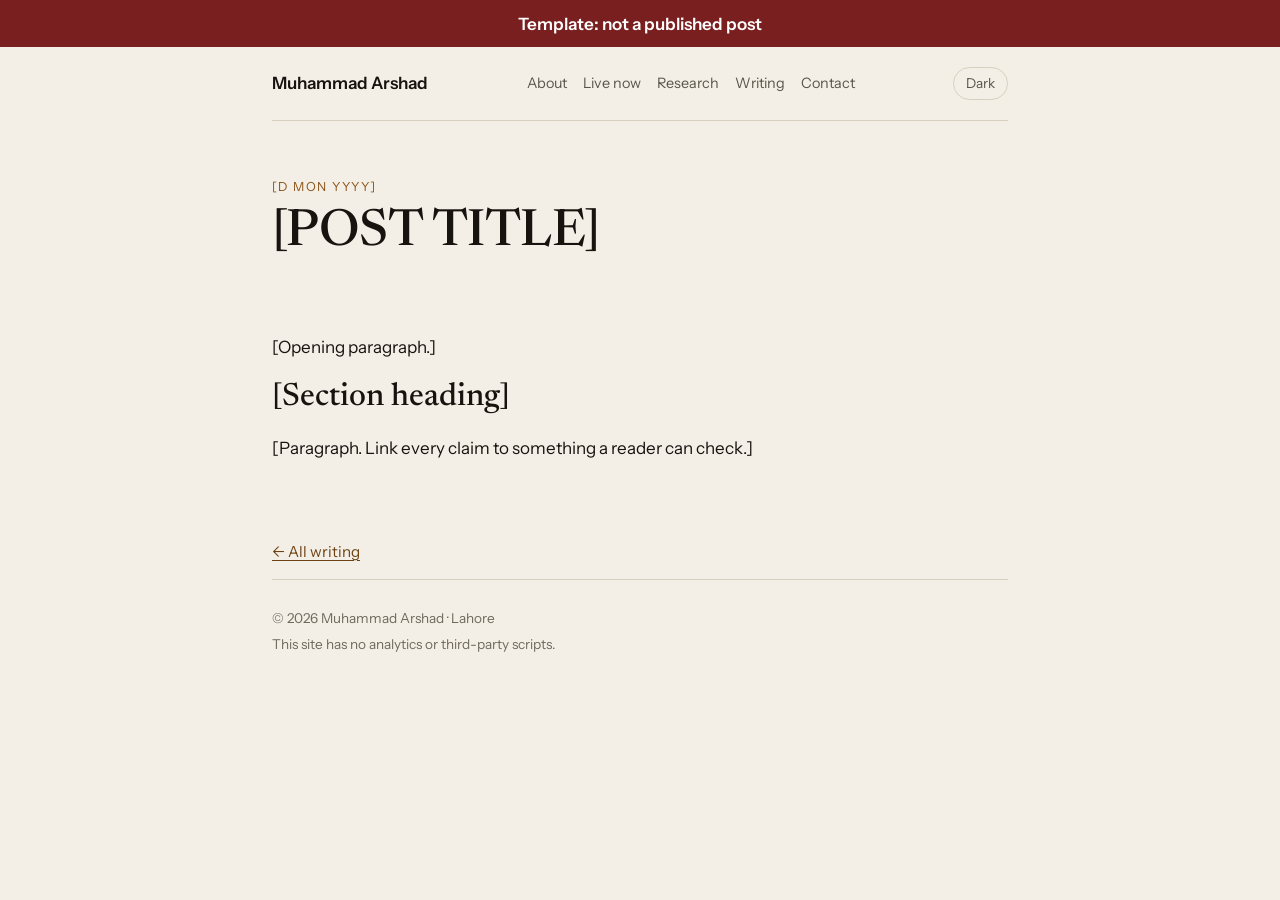
<file: blog/_post-template.html>
<!DOCTYPE html>
<!--
  TEMPLATE ONLY. NOT PUBLISHED CONTENT.
  The leading underscore keeps GitHub Pages (Jekyll) from publishing this file.
  To write a post: copy to blog/YYYY-MM-DD-short-title.html, replace every [BRACKETED] value,
  delete the red banner and the robots noindex line, then add the post to the top of blog/index.html
  and (if it should show on the home page) to the #writing list in /index.html.
-->
<html lang="en">
<head>
  <meta charset="utf-8">
  <meta name="viewport" content="width=device-width, initial-scale=1">
  <meta name="robots" content="noindex, nofollow">
  <title>[POST TITLE] · Muhammad Arshad</title>
  <meta name="description" content="[ONE-SENTENCE SUMMARY]">
  <link rel="canonical" href="https://marshad.pw/blog/[FILE-NAME].html">
  <link rel="icon" href="../assets/favicon.svg" type="image/svg+xml">
  <link rel="stylesheet" href="../styles.css">
  <script>
    (function () { try { var t = localStorage.getItem("theme"); if (t === "light" || t === "dark") document.documentElement.setAttribute("data-theme", t); } catch (e) {} })();
  </script>
</head>
<body>
  <div class="template-banner">Template: not a published post</div>
  <a class="skip" href="#content">Skip to content</a>
  <header class="wrap site-header">
    <a class="brand" href="../">Muhammad Arshad</a>
    <nav class="nav" aria-label="Site">
      <a href="../#why">About</a>
      <a href="../#live">Live now</a>
      <a href="../#research">Research</a>
      <a href="./">Writing</a>
      <a href="../#contact">Contact</a>
    </nav>
    <button type="button" class="theme-toggle" id="theme-toggle" aria-label="Switch color theme">Theme</button>
  </header>
  <main id="content" class="wrap">
    <article>
      <header class="page-head">
        <p class="kicker"><time datetime="[YYYY-MM-DD]">[D Mon YYYY]</time></p>
        <h1>[POST TITLE]</h1>
      </header>
      <div class="section">
        <p>[Opening paragraph.]</p>
        <h2>[Section heading]</h2>
        <p>[Paragraph. Link every claim to something a reader can check.]</p>
      </div>
      <p class="row"><a href="./">← All writing</a></p>
    </article>
  </main>
  <footer class="wrap site-footer">
    <p>© 2026 Muhammad Arshad · Lahore</p>
    <p>This site has no analytics or third-party scripts.</p>
  </footer>
  <script>
    (function () {
      var btn = document.getElementById("theme-toggle"); if (!btn) return;
      function current() { var s = document.documentElement.getAttribute("data-theme"); if (s === "light" || s === "dark") return s; return window.matchMedia("(prefers-color-scheme: light)").matches ? "light" : "dark"; }
      function label(m) { btn.setAttribute("aria-label", m === "dark" ? "Switch to light theme" : "Switch to dark theme"); btn.textContent = m === "dark" ? "Light" : "Dark"; }
      label(current());
      btn.addEventListener("click", function () { var n = current() === "dark" ? "light" : "dark"; document.documentElement.setAttribute("data-theme", n); try { localStorage.setItem("theme", n); } catch (e) {} label(n); });
    })();
  </script>
</body>
</html>
</file>
<file: styles.css>
/* marshad.pw (draft). Shared styles for the home page and /blog/. No external requests. */
@font-face { font-family: "Newsreader"; src: url("assets/fonts/newsreader.woff2") format("woff2"); font-weight: 200 800; font-display: swap; }
@font-face { font-family: "Instrument Sans"; src: url("assets/fonts/instrument-sans.woff2") format("woff2"); font-weight: 400 700; font-display: swap; }

:root {
  color-scheme: dark;
  --bg: #12110e; --bg-soft: #1b1915; --ink: #f4efe6; --muted: #b4ada0; --faint: #9a9489;
  --line: #2e2a24; --accent: #d7b07a; --link: #ead3a6; --focus: #f0d7a4;
  --radius: .55rem; --measure: 40rem; --content: 46rem;
  --sans: "Instrument Sans", "Segoe UI", "Helvetica Neue", Helvetica, Arial, sans-serif;
  --serif: "Newsreader", "Iowan Old Style", Palatino, "Palatino Linotype", Georgia, serif;
}
@media (prefers-color-scheme: light) {
  :root:not([data-theme="dark"]) {
    color-scheme: light;
    --bg: #f4efe6; --bg-soft: #fffdf8; --ink: #171410; --muted: #5a554c; --faint: #6f695e;
    --line: #d8cfc0; --accent: #8a5418; --link: #6e4314; --focus: #8a5418;
  }
}
:root[data-theme="light"] {
  color-scheme: light;
  --bg: #f4efe6; --bg-soft: #fffdf8; --ink: #171410; --muted: #5a554c; --faint: #6f695e;
  --line: #d8cfc0; --accent: #8a5418; --link: #6e4314; --focus: #8a5418;
}

*, *::before, *::after { box-sizing: border-box; }
html { -webkit-text-size-adjust: 100%; scroll-behavior: smooth; }
@media (prefers-reduced-motion: reduce) { html { scroll-behavior: auto; } }
body { margin: 0; background: var(--bg); color: var(--ink); font: 400 1.0625rem/1.65 var(--sans); }
a { color: var(--link); text-decoration-thickness: 1px; text-underline-offset: .18em; }
a:hover { color: var(--ink); }
:focus-visible { outline: 2px solid var(--focus); outline-offset: 3px; border-radius: 3px; }
.wrap { width: min(100% - 2.5rem, var(--content)); margin-inline: auto; }
.skip { position: absolute; left: -999px; top: .5rem; background: var(--ink); color: var(--bg); padding: .5rem .8rem; border-radius: var(--radius); }
.skip:focus { left: .5rem; }

.site-header { display: flex; align-items: center; justify-content: space-between; gap: 1rem; padding-block: 1.25rem; border-bottom: 1px solid var(--line); }
.brand { font-weight: 600; color: var(--ink); text-decoration: none; }
.nav { display: flex; flex-wrap: wrap; gap: .25rem 1rem; font-size: .9rem; }
.nav a { color: var(--muted); text-decoration: none; }
.nav a:hover { color: var(--ink); }
.theme-toggle { font: inherit; font-size: .85rem; color: var(--muted); background: transparent; border: 1px solid var(--line); border-radius: 999px; padding: .25rem .75rem; cursor: pointer; }

.hero { padding-block: clamp(2.5rem, 8vw, 4.5rem) 1rem; }
.hero-top { display: flex; align-items: center; gap: 1.25rem; }
h1, h2, h3 { font-family: var(--serif); font-weight: 500; line-height: 1.2; margin: 0; }
h1 { font-size: clamp(2.2rem, 6vw, 3.2rem); letter-spacing: -.01em; }
.sub { margin: .25rem 0 0; color: var(--muted); }
.lede { font-size: 1.2rem; max-width: var(--measure); margin: 1.75rem 0 0; }

.section { padding-block: 2.75rem; border-top: 1px solid var(--line); }
.section:first-of-type { border-top: 0; }
.kicker { margin: 0 0 .35rem; font-size: .78rem; letter-spacing: .12em; text-transform: uppercase; color: var(--accent); }
h2 { font-size: clamp(1.6rem, 4vw, 2rem); margin-bottom: 1rem; }
.section p { max-width: var(--measure); }
.src { font-size: .85rem; color: var(--faint); margin-top: -.4rem; }
.src a { color: var(--faint); }

.products { list-style: none; padding: 0; margin: 1.25rem 0 0; display: grid; gap: .85rem; }
@media (min-width: 40rem) { .products { grid-template-columns: 1fr 1fr; } }
.products li { background: var(--bg-soft); border: 1px solid var(--line); border-radius: var(--radius); padding: 1rem 1.1rem; }
.products h3 { font-size: 1.3rem; display: flex; align-items: baseline; justify-content: space-between; gap: .75rem; }
.products h3 a { color: var(--ink); text-decoration: none; }
.products h3 a:hover { text-decoration: underline; }
.status { font-family: var(--sans); font-size: .72rem; letter-spacing: .06em; text-transform: uppercase; color: var(--accent); border: 1px solid var(--line); border-radius: 999px; padding: .05rem .5rem; white-space: nowrap; }
.products p { margin: .45rem 0 .35rem; font-size: .98rem; color: var(--muted); }
.url { font-size: .85rem; }

.papers { padding-left: 1.25rem; margin: 1.25rem 0 0; }
.papers li { margin-bottom: .9rem; }
.papers a.t { font-family: var(--serif); font-size: 1.08rem; color: var(--ink); }
.doi { display: block; font-size: .85rem; color: var(--faint); }
.doi a { color: var(--faint); }
.row { display: flex; flex-wrap: wrap; gap: .5rem 1.25rem; margin-top: 1rem; font-size: .95rem; }

.contact { list-style: none; padding: 0; margin: 1rem 0 0; display: grid; gap: .5rem; max-width: var(--measure); }
.contact a { display: flex; justify-content: space-between; gap: 1rem; padding: .7rem .9rem; border: 1px solid var(--line); border-radius: var(--radius); text-decoration: none; color: var(--ink); }
.contact a:hover { border-color: var(--accent); }
.contact .h { color: var(--muted); font-size: .92rem; overflow-wrap: anywhere; text-align: right; }

.site-footer { border-top: 1px solid var(--line); padding-block: 1.5rem 2.5rem; color: var(--faint); font-size: .85rem; }
.site-footer p { margin: .2rem 0; }
@media (max-width: 34rem) { .nav { display: none; } }

/* Portrait */
.portrait { flex: none; width: 6.5rem; height: 6.5rem; border-radius: 50%; object-fit: cover; object-position: 50% 30%;
  border: 2px solid var(--accent); padding: 3px; background: var(--bg-soft); box-shadow: 0 6px 24px rgba(0,0,0,.25); }
@media (min-width: 40rem) { .portrait { width: 7.5rem; height: 7.5rem; } }

/* Writing list */
.posts { list-style: none; padding: 0; margin: 1.25rem 0 0; max-width: var(--measure); }
.posts li { display: grid; grid-template-columns: 7.5rem 1fr; gap: .25rem 1rem; padding: .85rem 0; border-top: 1px solid var(--line); }
.posts li:first-child { border-top: 0; }
.posts time { color: var(--faint); font-size: .88rem; padding-top: .15rem; }
.posts a { font-family: var(--serif); font-size: 1.1rem; color: var(--ink); }
.posts .where { display: block; font-size: .82rem; color: var(--faint); }
@media (max-width: 30rem) { .posts li { grid-template-columns: 1fr; } }
.page-head { padding-block: clamp(2rem, 6vw, 3.5rem) .5rem; }
.template-banner { background: #7a1f1f; color: #fff; padding: .6rem 1rem; text-align: center; font-weight: 600; }
</file>
